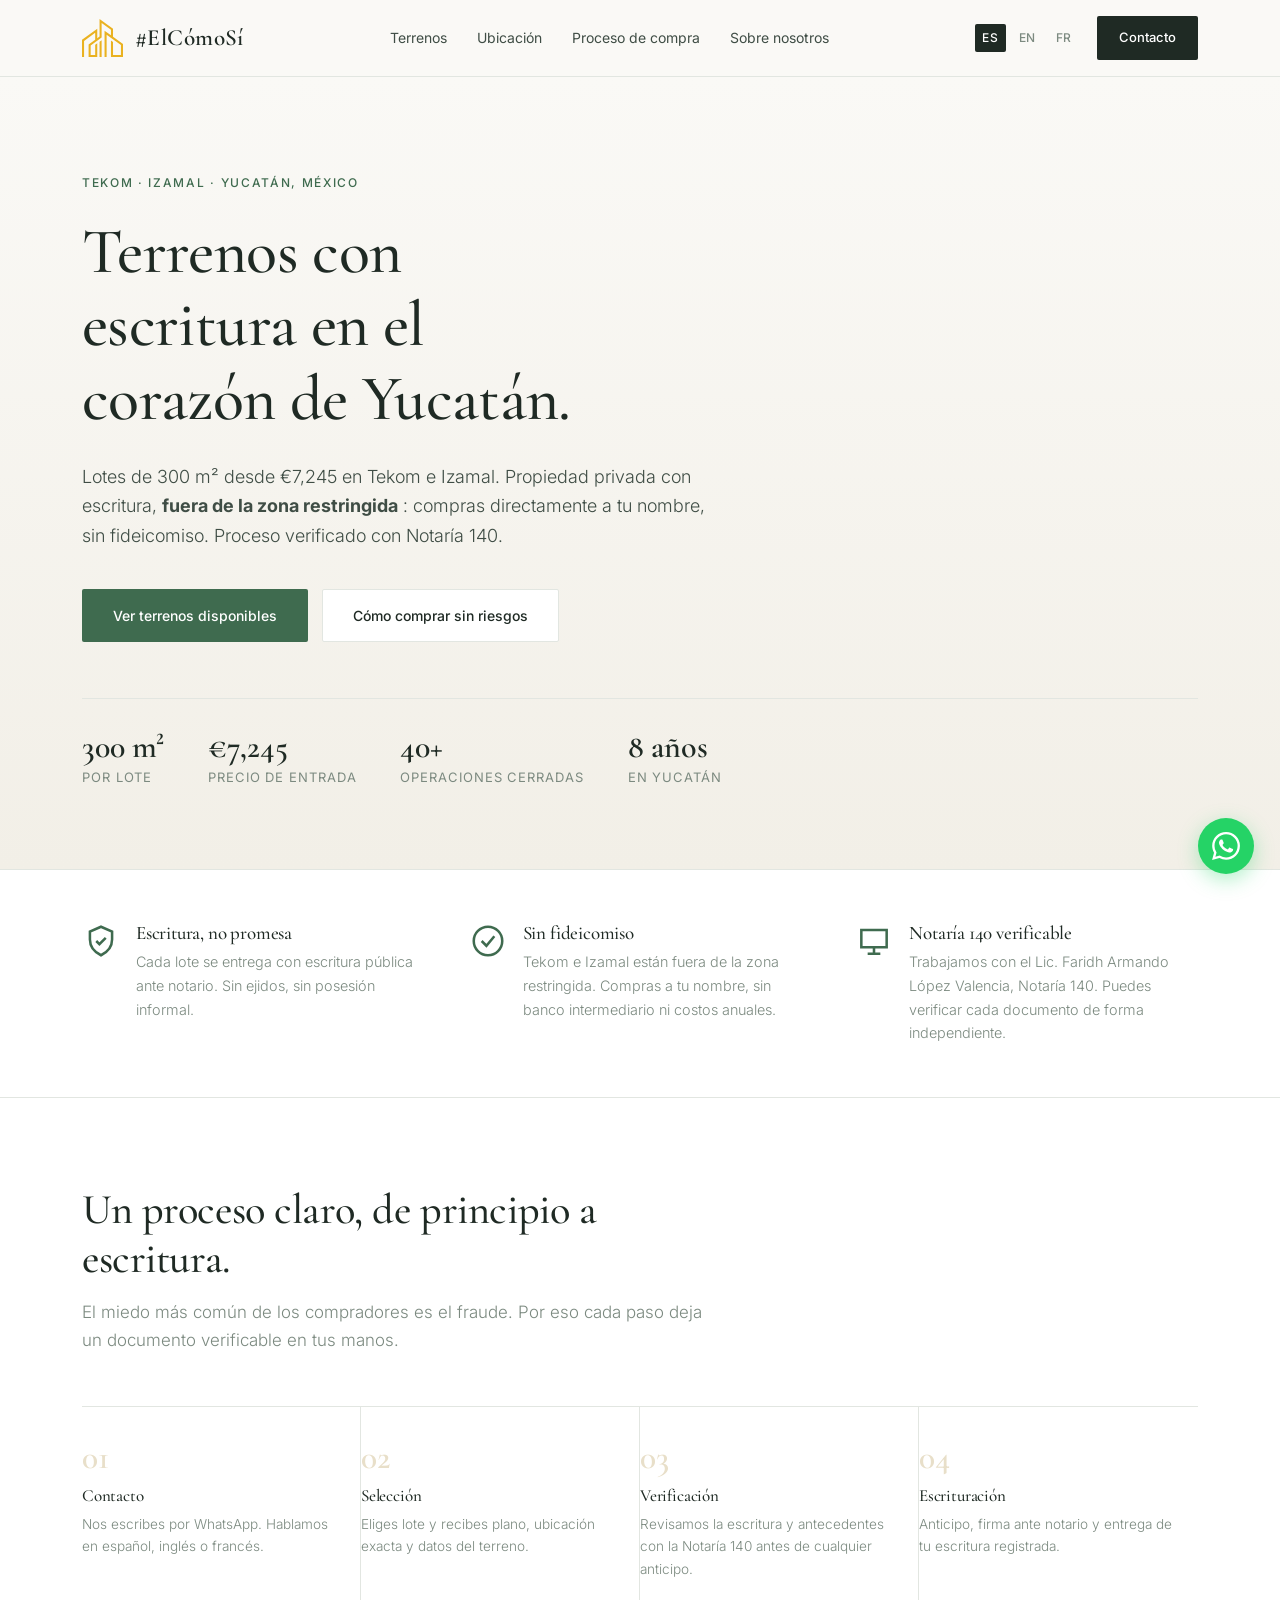
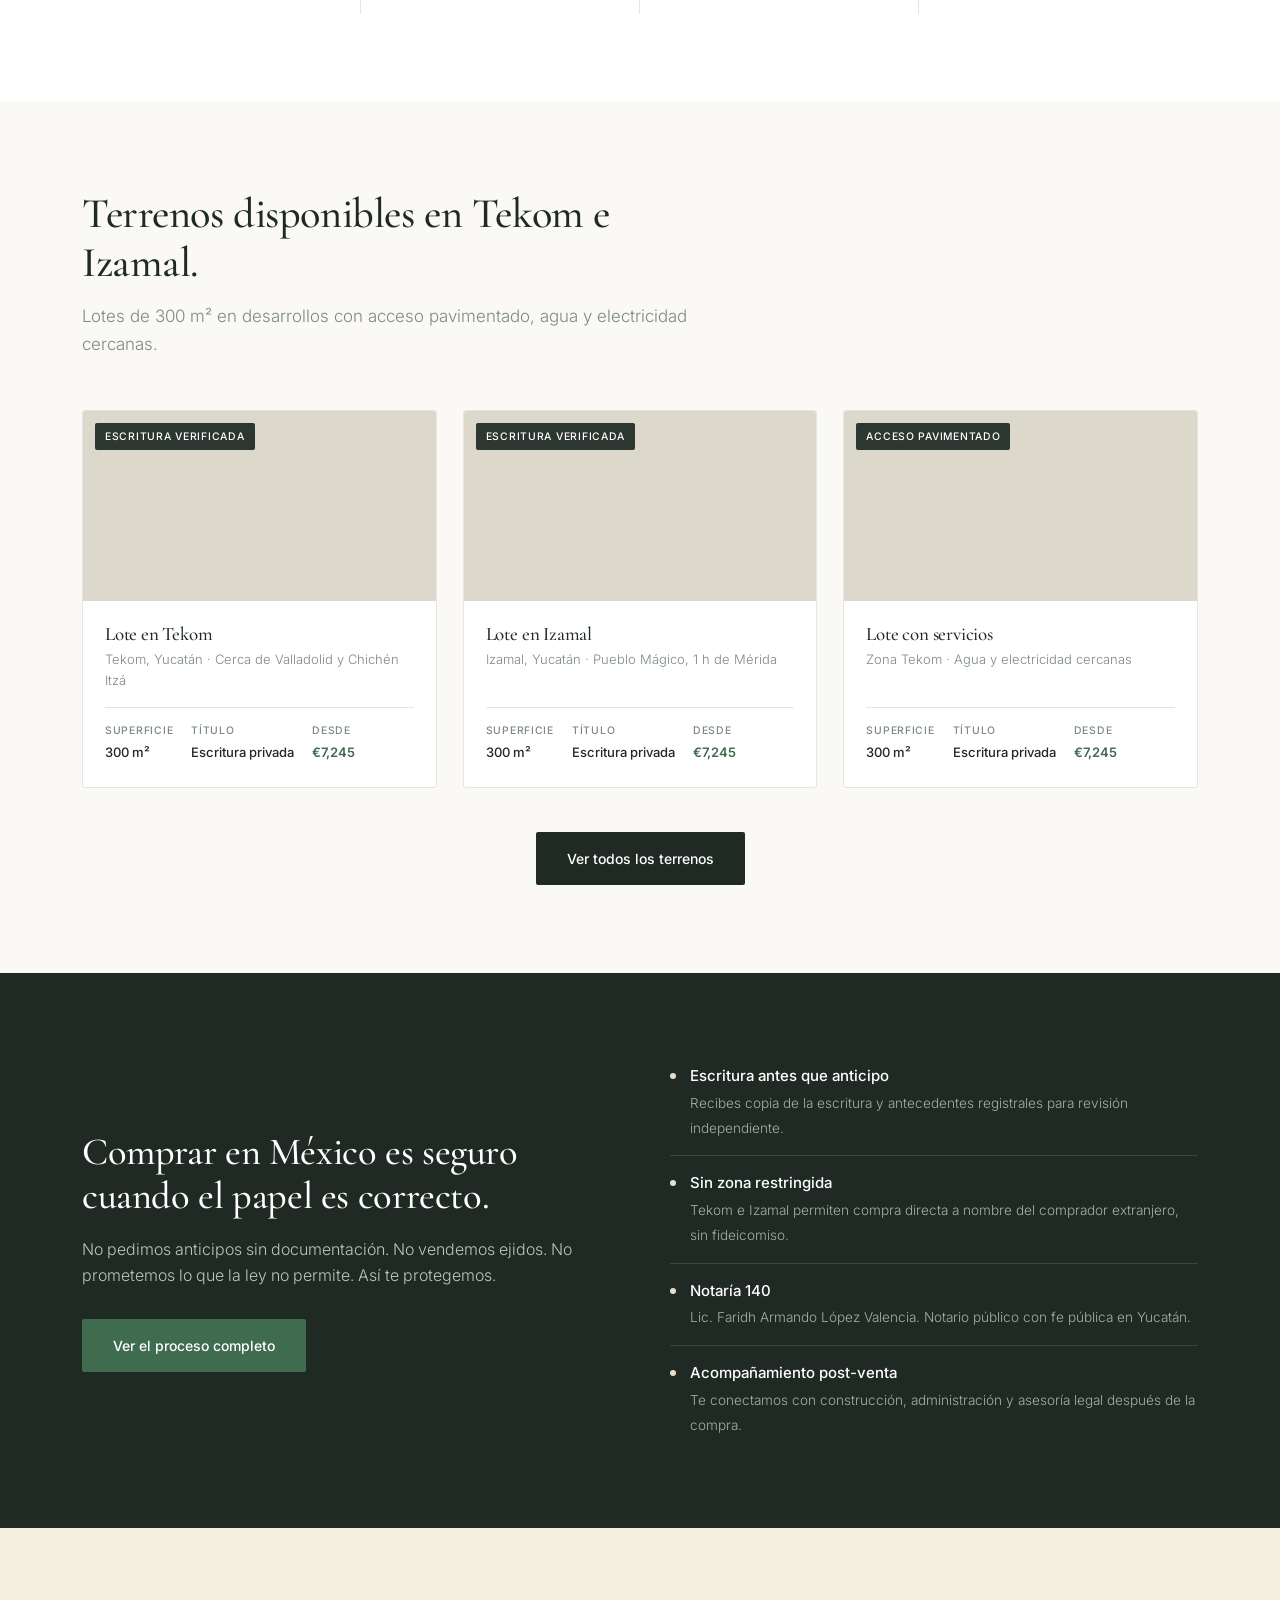
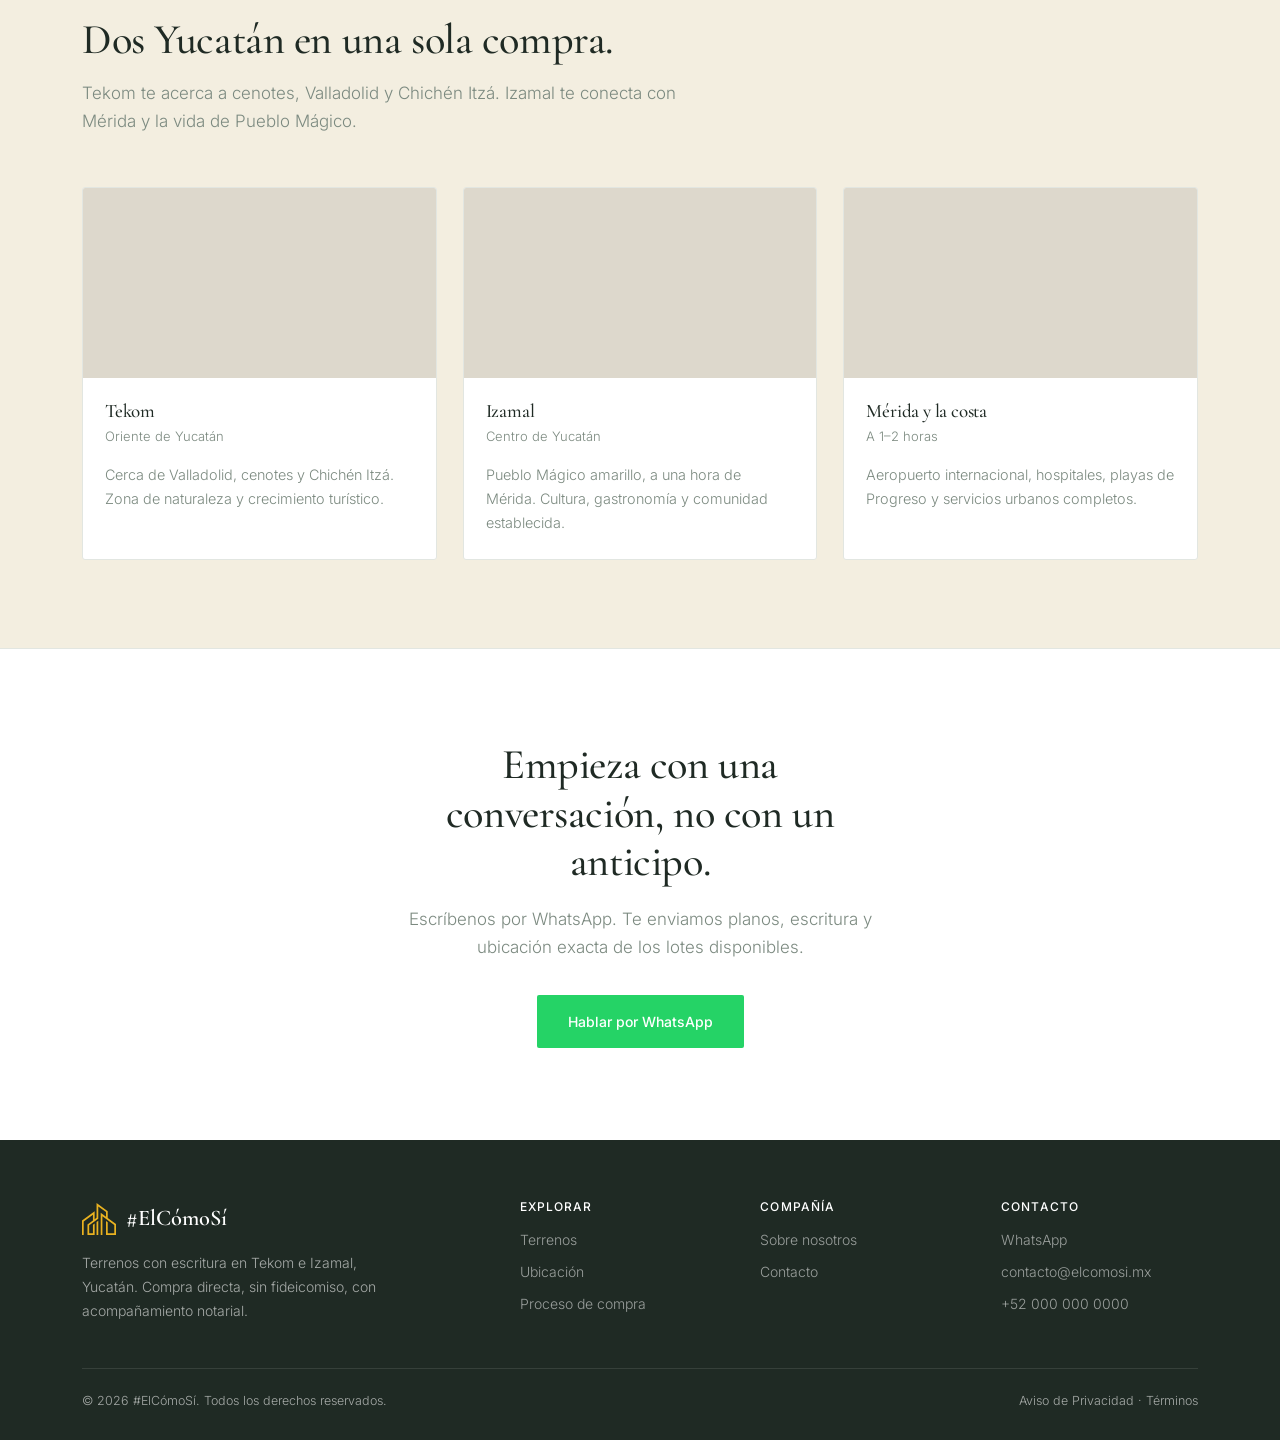
<file: index.html>
<!DOCTYPE html>
<html lang="es">
  <head>
    <meta charset="UTF-8" />
    <meta name="viewport" content="width=device-width, initial-scale=1.0" />
    <title>Terrenos en Yucatán para compradores europeos | #ElCómoSí</title>
    <meta
      name="description"
      content="Terrenos de 300 m² en Tekom e Izamal, Yucatán, desde €7,245. Propiedad privada con escritura, fuera de la zona restringida: sin fideicomiso. Notaría 140. Atención en español, inglés y francés."
    />
    <link rel="canonical" href="https://www.elcomosi.mx/" />
    <link rel="alternate" hreflang="es" href="https://www.elcomosi.mx/" />
    <link rel="alternate" hreflang="en" href="https://www.elcomosi.mx/en/" />
    <link rel="alternate" hreflang="fr" href="https://www.elcomosi.mx/fr/" />
    <link
      rel="alternate"
      hreflang="x-default"
      href="https://www.elcomosi.mx/"
    />
    <meta property="og:type" content="website" />
    <meta
      property="og:title"
      content="Terrenos en Yucatán para compradores europeos | #ElCómoSí"
    />
    <meta
      property="og:description"
      content="Propiedad privada con escritura en Tekom e Izamal, Yucatán. Desde €7,245. Sin fideicomiso. Notaría 140."
    />
    <meta property="og:url" content="https://www.elcomosi.mx/" />
    <meta
      property="og:image"
      content="https://www.elcomosi.mx/assets/img/og-home.jpg"
    />
    <meta property="og:locale" content="es_MX" />
    <meta property="og:locale:alternate" content="en_US" />
    <meta property="og:locale:alternate" content="fr_FR" />
    <link rel="preconnect" href="https://fonts.googleapis.com" />
    <link rel="preconnect" href="https://fonts.gstatic.com" crossorigin />
    <link
      href="https://fonts.googleapis.com/css2?family=Cormorant+Garamond:wght@400;500;600&family=Inter:wght@300;400;500;600&display=swap"
      rel="stylesheet"
    />
    <link rel="stylesheet" href="/assets/css/style.css" />
    <link rel="icon" href="/assets/img/logo.svg" type="image/svg+xml" />
    <script type="application/ld+json">
      {
        "@context": "https://schema.org",
        "@type": "RealEstateAgent",
        "name": "#ElCómoSí",
        "url": "https://www.elcomosi.mx/",
        "logo": "https://www.elcomosi.mx/assets/img/logo.svg",
        "description": "Venta de terrenos con escritura en Tekom e Izamal, Yucatán, para compradores nacionales y europeos.",
        "areaServed": ["Tekom", "Izamal", "Yucatán", "México"],
        "availableLanguage": ["es", "en", "fr"],
        "address": {
          "@type": "PostalAddress",
          "addressLocality": "Tekom",
          "addressRegion": "Yucatán",
          "addressCountry": "MX"
        },
        "telephone": "+52-000-000-0000",
        "email": "contacto@elcomosi.mx"
      }
    </script>
  </head>
  <body>
    <!-- ============ NAV ============ -->
    <header class="site-header">
      <div class="wrap">
        <nav class="main-nav">
          <a href="/" class="brand" aria-label="#ElCómoSí — Inicio">
            <img src="/assets/img/logo.svg" alt="Logotipo de #ElCómoSí" />
            <span class="brand-text">#ElCómoSí</span>
          </a>
          <div class="nav-links">
            <a href="/terrenos.html">Terrenos</a>
            <a href="/ubicacion.html">Ubicación</a>
            <a href="/proceso.html">Proceso de compra</a>
            <a href="/sobre-nosotros.html">Sobre nosotros</a>
          </div>
          <div class="nav-right">
            <div class="lang-switch" aria-label="Idioma">
              <a href="/" class="active">ES</a>
              <a href="/en/">EN</a>
              <a href="/fr/">FR</a>
            </div>
            <a href="/contacto.html" class="nav-cta">Contacto</a>
            <button class="menu-toggle" aria-label="Abrir menú">☰</button>
          </div>
        </nav>
      </div>
    </header>

    <!-- ============ HERO ============ -->
    <section class="hero">
      <div class="wrap">
        <div class="eyebrow">Tekom · Izamal · Yucatán, México</div>
        <h1>Terrenos con escritura en el corazón de Yucatán.</h1>
        <p>
          Lotes de 300 m² desde €7,245 en Tekom e Izamal. Propiedad privada con
          escritura,
          <strong>fuera de la zona restringida</strong>
          : compras directamente a tu nombre, sin fideicomiso. Proceso
          verificado con Notaría 140.
        </p>
        <div class="hero-actions">
          <a href="/terrenos.html" class="btn btn-primary">
            Ver terrenos disponibles
          </a>
          <a href="/proceso.html" class="btn btn-ghost">
            Cómo comprar sin riesgos
          </a>
        </div>
        <div class="hero-facts">
          <div class="hero-fact">
            <strong>300 m²</strong>
            <span>por lote</span>
          </div>
          <div class="hero-fact">
            <strong>€7,245</strong>
            <span>precio de entrada</span>
          </div>
          <div class="hero-fact">
            <strong>40+</strong>
            <span>operaciones cerradas</span>
          </div>
          <div class="hero-fact">
            <strong>8 años</strong>
            <span>en Yucatán</span>
          </div>
        </div>
      </div>
    </section>

    <!-- ============ TRUST BAR ============ -->
    <div class="trust-bar">
      <div class="wrap">
        <div class="trust-grid">
          <div class="trust-item">
            <svg
              class="trust-icon"
              viewBox="0 0 24 24"
              fill="none"
              stroke="currentColor"
              stroke-width="1.6"
            >
              <path d="M12 3l7 3v5c0 4.5-3 8-7 10-4-2-7-5.5-7-10V6l7-3z" />
              <path d="M9 12l2 2 4-4" />
            </svg>
            <div>
              <h3>Escritura, no promesa</h3>
              <p>
                Cada lote se entrega con escritura pública ante notario. Sin
                ejidos, sin posesión informal.
              </p>
            </div>
          </div>
          <div class="trust-item">
            <svg
              class="trust-icon"
              viewBox="0 0 24 24"
              fill="none"
              stroke="currentColor"
              stroke-width="1.6"
            >
              <circle cx="12" cy="12" r="9" />
              <path d="M8 12l3 3 5-6" />
            </svg>
            <div>
              <h3>Sin fideicomiso</h3>
              <p>
                Tekom e Izamal están fuera de la zona restringida. Compras a tu
                nombre, sin banco intermediario ni costos anuales.
              </p>
            </div>
          </div>
          <div class="trust-item">
            <svg
              class="trust-icon"
              viewBox="0 0 24 24"
              fill="none"
              stroke="currentColor"
              stroke-width="1.6"
            >
              <path d="M4 5h16v11H4z" />
              <path d="M8 20h8M12 16v4" />
            </svg>
            <div>
              <h3>Notaría 140 verificable</h3>
              <p>
                Trabajamos con el Lic. Faridh Armando López Valencia, Notaría
                140. Puedes verificar cada documento de forma independiente.
              </p>
            </div>
          </div>
        </div>
      </div>
    </div>

    <!-- ============ PROCESO ============ -->
    <section class="bg-white" id="proceso">
      <div class="wrap">
        <div class="section-head">
          <h2>Un proceso claro, de principio a escritura.</h2>
          <p>
            El miedo más común de los compradores es el fraude. Por eso cada
            paso deja un documento verificable en tus manos.
          </p>
        </div>
        <div class="steps">
          <div class="step">
            <div class="step-num">01</div>
            <h3>Contacto</h3>
            <p>
              Nos escribes por WhatsApp. Hablamos en español, inglés o francés.
            </p>
          </div>
          <div class="step">
            <div class="step-num">02</div>
            <h3>Selección</h3>
            <p>
              Eliges lote y recibes plano, ubicación exacta y datos del terreno.
            </p>
          </div>
          <div class="step">
            <div class="step-num">03</div>
            <h3>Verificación</h3>
            <p>
              Revisamos la escritura y antecedentes con la Notaría 140 antes de
              cualquier anticipo.
            </p>
          </div>
          <div class="step">
            <div class="step-num">04</div>
            <h3>Escrituración</h3>
            <p>
              Anticipo, firma ante notario y entrega de tu escritura registrada.
            </p>
          </div>
        </div>
      </div>
    </section>

    <!-- ============ TERRENOS DESTACADOS ============ -->
    <section id="terrenos">
      <div class="wrap">
        <div class="section-head">
          <h2>Terrenos disponibles en Tekom e Izamal.</h2>
          <p>
            Lotes de 300 m² en desarrollos con acceso pavimentado, agua y
            electricidad cercanas.
          </p>
        </div>
        <div class="card-grid">
          <article class="card">
            <div
              class="card-img"
              style="background-image:url('https://images.unsplash.com/photo-1518638150340-f706e86654de?w=800&q=80');"
            >
              <span class="badge">Escritura verificada</span>
            </div>
            <div class="card-body">
              <h3>Lote en Tekom</h3>
              <div class="card-loc">
                Tekom, Yucatán · Cerca de Valladolid y Chichén Itzá
              </div>
              <div class="card-specs">
                <div>
                  <div class="spec-label">Superficie</div>
                  <div class="spec-val">300 m²</div>
                </div>
                <div>
                  <div class="spec-label">Título</div>
                  <div class="spec-val">Escritura privada</div>
                </div>
                <div>
                  <div class="spec-label">Desde</div>
                  <div class="spec-val price-tag">€7,245</div>
                </div>
              </div>
            </div>
          </article>
          <article class="card">
            <div
              class="card-img"
              style="background-image:url('https://images.unsplash.com/photo-1512813195386-6cf811ad3542?w=800&q=80');"
            >
              <span class="badge">Escritura verificada</span>
            </div>
            <div class="card-body">
              <h3>Lote en Izamal</h3>
              <div class="card-loc">
                Izamal, Yucatán · Pueblo Mágico, 1 h de Mérida
              </div>
              <div class="card-specs">
                <div>
                  <div class="spec-label">Superficie</div>
                  <div class="spec-val">300 m²</div>
                </div>
                <div>
                  <div class="spec-label">Título</div>
                  <div class="spec-val">Escritura privada</div>
                </div>
                <div>
                  <div class="spec-label">Desde</div>
                  <div class="spec-val price-tag">€7,245</div>
                </div>
              </div>
            </div>
          </article>
          <article class="card">
            <div
              class="card-img"
              style="background-image:url('https://images.unsplash.com/photo-1502082553048-f009c37129b9?w=800&q=80');"
            >
              <span class="badge">Acceso pavimentado</span>
            </div>
            <div class="card-body">
              <h3>Lote con servicios</h3>
              <div class="card-loc">
                Zona Tekom · Agua y electricidad cercanas
              </div>
              <div class="card-specs">
                <div>
                  <div class="spec-label">Superficie</div>
                  <div class="spec-val">300 m²</div>
                </div>
                <div>
                  <div class="spec-label">Título</div>
                  <div class="spec-val">Escritura privada</div>
                </div>
                <div>
                  <div class="spec-label">Desde</div>
                  <div class="spec-val price-tag">€7,245</div>
                </div>
              </div>
            </div>
          </article>
        </div>
        <div style="text-align:center;margin-top:44px;">
          <a href="/terrenos.html" class="btn btn-dark">
            Ver todos los terrenos
          </a>
        </div>
      </div>
    </section>

    <!-- ============ ANTI-FRAUDE ============ -->
    <div class="band-dark" id="legal">
      <div class="wrap">
        <div class="band-grid">
          <div>
            <h2>Comprar en México es seguro cuando el papel es correcto.</h2>
            <p>
              No pedimos anticipos sin documentación. No vendemos ejidos. No
              prometemos lo que la ley no permite. Así te protegemos.
            </p>
            <a href="/proceso.html" class="btn btn-primary">
              Ver el proceso completo
            </a>
          </div>
          <ul class="check-list">
            <li>
              <div class="dot"></div>
              <div>
                <strong>Escritura antes que anticipo</strong>
                <span>
                  Recibes copia de la escritura y antecedentes registrales para
                  revisión independiente.
                </span>
              </div>
            </li>
            <li>
              <div class="dot"></div>
              <div>
                <strong>Sin zona restringida</strong>
                <span>
                  Tekom e Izamal permiten compra directa a nombre del comprador
                  extranjero, sin fideicomiso.
                </span>
              </div>
            </li>
            <li>
              <div class="dot"></div>
              <div>
                <strong>Notaría 140</strong>
                <span>
                  Lic. Faridh Armando López Valencia. Notario público con fe
                  pública en Yucatán.
                </span>
              </div>
            </li>
            <li>
              <div class="dot"></div>
              <div>
                <strong>Acompañamiento post-venta</strong>
                <span>
                  Te conectamos con construcción, administración y asesoría
                  legal después de la compra.
                </span>
              </div>
            </li>
          </ul>
        </div>
      </div>
    </div>

    <!-- ============ UBICACIÓN ============ -->
    <section class="bg-sand" id="ubicacion">
      <div class="wrap">
        <div class="section-head">
          <h2>Dos Yucatán en una sola compra.</h2>
          <p>
            Tekom te acerca a cenotes, Valladolid y Chichén Itzá. Izamal te
            conecta con Mérida y la vida de Pueblo Mágico.
          </p>
        </div>
        <div class="card-grid">
          <article class="card">
            <div
              class="card-img"
              style="background-image:url('https://images.unsplash.com/photo-1512813195386-6cf811ad3542?w=800&q=80');"
            ></div>
            <div class="card-body">
              <h3>Tekom</h3>
              <div class="card-loc">Oriente de Yucatán</div>
              <p style="font-size:0.9rem;color:var(--muted);font-weight:300;">
                Cerca de Valladolid, cenotes y Chichén Itzá. Zona de naturaleza
                y crecimiento turístico.
              </p>
            </div>
          </article>
          <article class="card">
            <div
              class="card-img"
              style="background-image:url('https://images.unsplash.com/photo-1518638150340-f706e86654de?w=800&q=80');"
            ></div>
            <div class="card-body">
              <h3>Izamal</h3>
              <div class="card-loc">Centro de Yucatán</div>
              <p style="font-size:0.9rem;color:var(--muted);font-weight:300;">
                Pueblo Mágico amarillo, a una hora de Mérida. Cultura,
                gastronomía y comunidad establecida.
              </p>
            </div>
          </article>
          <article class="card">
            <div
              class="card-img"
              style="background-image:url('https://images.unsplash.com/photo-1500382017468-9049fed747ef?w=800&q=80');"
            ></div>
            <div class="card-body">
              <h3>Mérida y la costa</h3>
              <div class="card-loc">A 1–2 horas</div>
              <p style="font-size:0.9rem;color:var(--muted);font-weight:300;">
                Aeropuerto internacional, hospitales, playas de Progreso y
                servicios urbanos completos.
              </p>
            </div>
          </article>
        </div>
      </div>
    </section>

    <!-- ============ CTA ============ -->
    <section class="cta">
      <div class="wrap">
        <h2>Empieza con una conversación, no con un anticipo.</h2>
        <p>
          Escríbenos por WhatsApp. Te enviamos planos, escritura y ubicación
          exacta de los lotes disponibles.
        </p>
        <a
          href="https://wa.me/520000000000?text=Hola%2C%20me%20interesan%20los%20terrenos%20en%20Yucat%C3%A1n"
          class="btn btn-wa"
        >
          Hablar por WhatsApp
        </a>
      </div>
    </section>

    <!-- ============ FOOTER ============ -->
    <footer class="site-footer">
      <div class="wrap">
        <div class="footer-grid">
          <div>
            <div class="footer-brand">
              <img src="/assets/img/logo.svg" alt="#ElCómoSí" />
              <span>#ElCómoSí</span>
            </div>
            <p style="max-width:34ch;font-weight:300;line-height:1.7;">
              Terrenos con escritura en Tekom e Izamal, Yucatán. Compra directa,
              sin fideicomiso, con acompañamiento notarial.
            </p>
          </div>
          <div class="footer-col">
            <h4>Explorar</h4>
            <a href="/terrenos.html">Terrenos</a>
            <a href="/ubicacion.html">Ubicación</a>
            <a href="/proceso.html">Proceso de compra</a>
          </div>
          <div class="footer-col">
            <h4>Compañía</h4>
            <a href="/sobre-nosotros.html">Sobre nosotros</a>
            <a href="/contacto.html">Contacto</a>
          </div>
          <div class="footer-col">
            <h4>Contacto</h4>
            <a href="https://wa.me/520000000000">WhatsApp</a>
            <a href="mailto:contacto@elcomosi.mx">contacto@elcomosi.mx</a>
            <a href="tel:+520000000000">+52 000 000 0000</a>
          </div>
        </div>
        <div class="footer-bottom">
          <span>
            ©
            <span data-year>2026</span>
            #ElCómoSí. Todos los derechos reservados.
          </span>
          <span>Aviso de Privacidad · Términos</span>
        </div>
      </div>
    </footer>

    <a
      href="https://wa.me/520000000000?text=Hola%2C%20me%20interesan%20los%20terrenos%20en%20Yucat%C3%A1n"
      class="whatsapp"
      aria-label="WhatsApp"
    >
      <svg viewBox="0 0 24 24">
        <path
          d="M17.472 14.382c-.297-.149-1.758-.867-2.03-.967-.273-.099-.471-.148-.67.15-.197.297-.767.966-.94 1.164-.173.199-.347.223-.644.075-.297-.15-1.255-.463-2.39-1.475-.883-.788-1.48-1.761-1.653-2.059-.173-.297-.018-.458.13-.606.134-.133.298-.347.446-.52.149-.174.198-.298.298-.497.099-.198.05-.371-.025-.52-.075-.149-.669-1.612-.916-2.207-.242-.579-.487-.5-.669-.51-.173-.008-.371-.01-.57-.01-.198 0-.52.074-.792.372-.272.297-1.04 1.016-1.04 2.479 0 1.462 1.065 2.875 1.213 3.074.149.198 2.096 3.2 5.077 4.487.709.306 1.262.489 1.694.625.712.227 1.36.195 1.871.118.571-.085 1.758-.719 2.006-1.413.248-.694.248-1.289.173-1.413-.074-.124-.272-.198-.57-.347m-5.421 7.403h-.004a9.87 9.87 0 01-5.031-1.378l-.361-.214-3.741.982.998-3.648-.235-.374a9.86 9.86 0 01-1.51-5.26c.001-5.45 4.436-9.884 9.888-9.884 2.64 0 5.122 1.03 6.988 2.898a9.825 9.825 0 012.893 6.994c-.003 5.45-4.437 9.884-9.885 9.884m8.413-18.297A11.815 11.815 0 0012.05 0C5.495 0 .16 5.335.157 11.892c0 2.096.547 4.142 1.588 5.945L.057 24l6.305-1.654a11.882 11.882 0 005.683 1.448h.005c6.554 0 11.89-5.335 11.893-11.893a11.821 11.821 0 00-3.48-8.413Z"
        />
      </svg>
    </a>

    <script src="/assets/js/main.js"></script>
  </body>
</html>
</file>
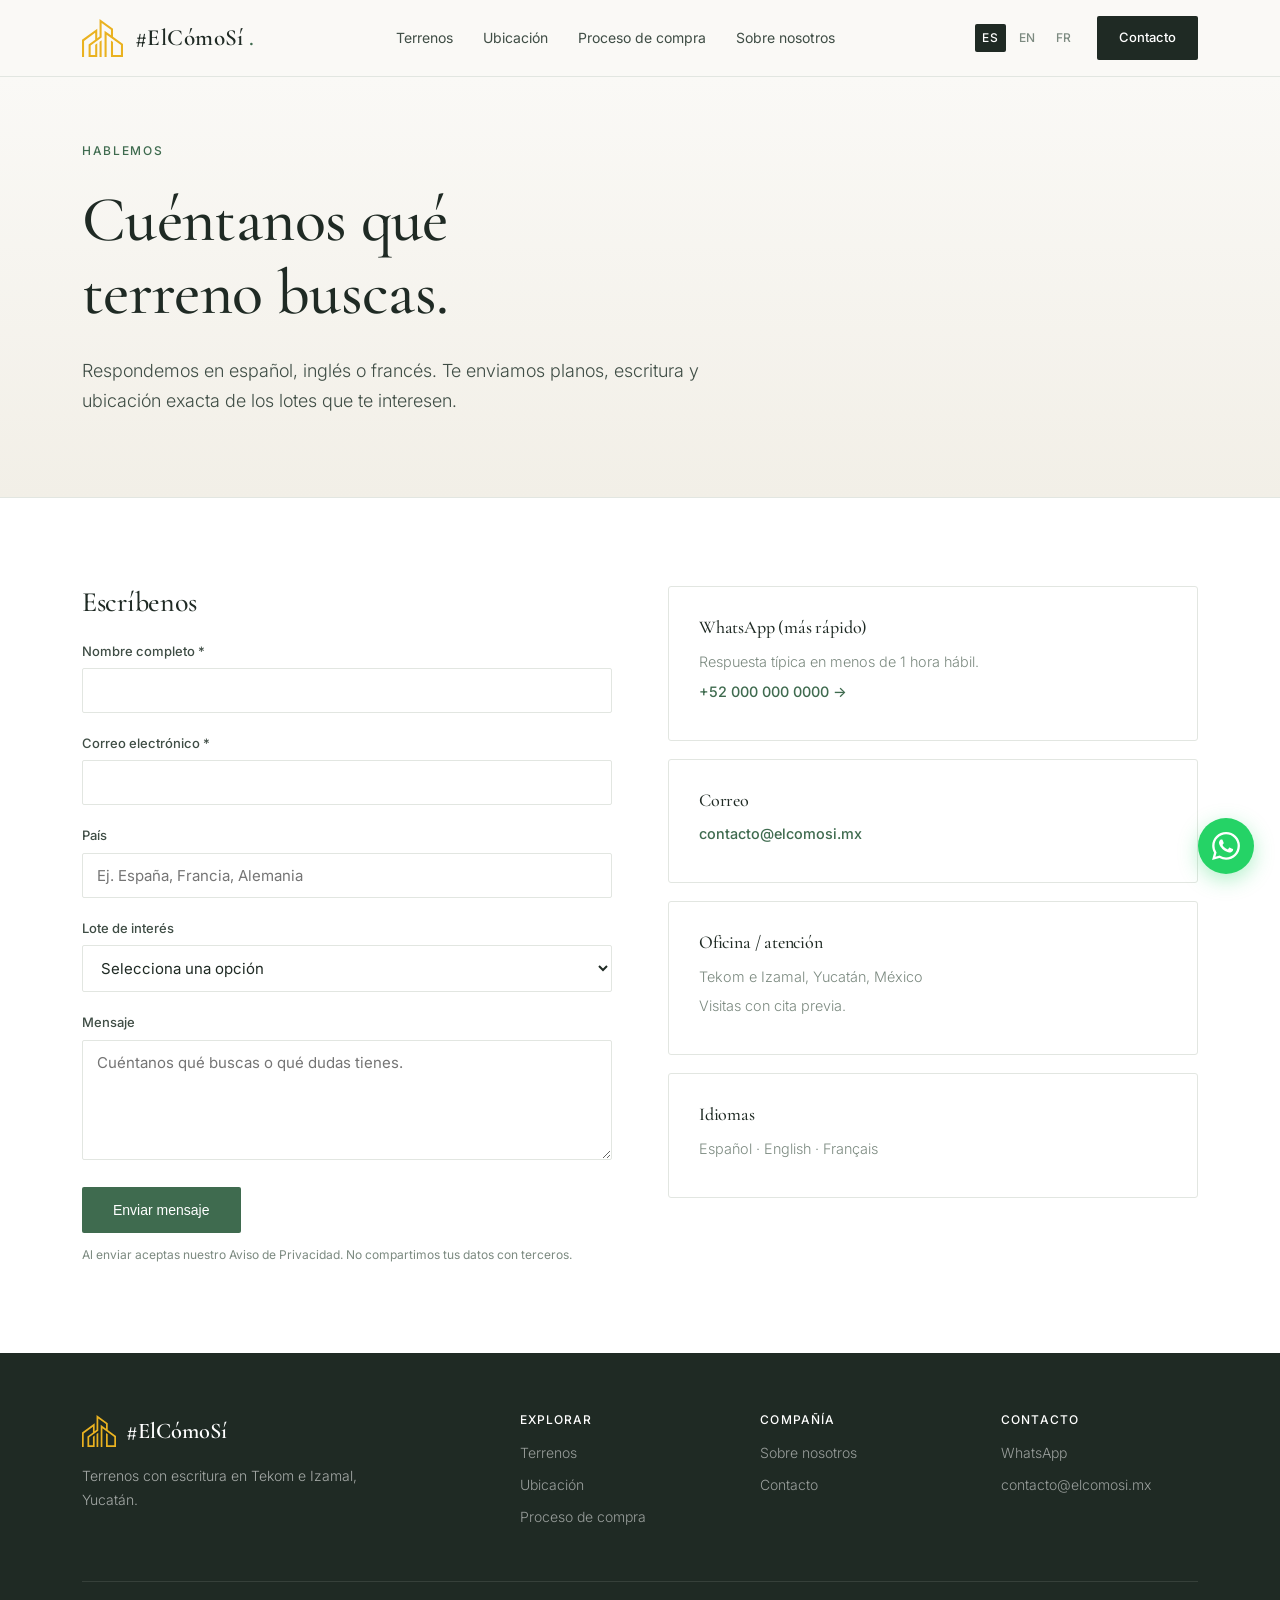
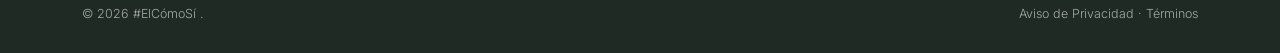
<file: contacto.html>
<!DOCTYPE html>
<html lang="es">
  <head>
    <meta charset="UTF-8" />
    <meta name="viewport" content="width=device-width, initial-scale=1.0" />
    <title>Contacto: terrenos en Yucatán | #ElCómoSí</title>
    <meta
      name="description"
      content="Contáctanos por WhatsApp o correo para recibir información, planos y escritura de los terrenos disponibles en Tekom e Izamal, Yucatán."
    />
    <link rel="canonical" href="https://www.elcomosi.mx/contacto.html" />
    <link
      rel="alternate"
      hreflang="es"
      href="https://www.elcomosi.mx/contacto.html"
    />
    <link
      rel="alternate"
      hreflang="en"
      href="https://www.elcomosi.mx/en/contact.html"
    />
    <link
      rel="alternate"
      hreflang="fr"
      href="https://www.elcomosi.mx/fr/contact.html"
    />
    <link
      href="https://fonts.googleapis.com/css2?family=Cormorant+Garamond:wght@400;500;600&family=Inter:wght@300;400;500;600&display=swap"
      rel="stylesheet"
    />
    <link rel="stylesheet" href="/assets/css/style.css" />
    <link rel="icon" href="/assets/img/logo.svg" type="image/svg+xml" />
  </head>
  <body>
    <header class="site-header">
      <div class="wrap">
        <nav class="main-nav">
          <a href="/" class="brand">
            <img
              src="/assets/img/logo.svg"
              alt="#ElCómoSí
      "
            />
            <span class="brand-text">
              #ElCómoSí

              <span>.</span>
            </span>
          </a>
          <div class="nav-links">
            <a href="/terrenos.html">Terrenos</a>
            <a href="/ubicacion.html">Ubicación</a>
            <a href="/proceso.html">Proceso de compra</a>
            <a href="/sobre-nosotros.html">Sobre nosotros</a>
          </div>
          <div class="nav-right">
            <div class="lang-switch">
              <a href="/" class="active">ES</a>
              <a href="/en/">EN</a>
              <a href="/fr/">FR</a>
            </div>
            <a href="/contacto.html" class="nav-cta">Contacto</a>
            <button class="menu-toggle" aria-label="Abrir menú">☰</button>
          </div>
        </nav>
      </div>
    </header>

    <section class="hero" style="padding:64px 0 44px;">
      <div class="wrap">
        <div class="eyebrow">Hablemos</div>
        <h1>Cuéntanos qué terreno buscas.</h1>
        <p>
          Respondemos en español, inglés o francés. Te enviamos planos,
          escritura y ubicación exacta de los lotes que te interesen.
        </p>
      </div>
    </section>

    <section class="bg-white">
      <div class="wrap">
        <div class="contact-grid">
          <div>
            <h2 style="font-size:1.75rem;margin-bottom:22px;">Escríbenos</h2>
            <form
              action="https://formspree.io/f/REPLACE_WITH_YOUR_ID"
              method="POST"
            >
              <div class="form-field">
                <label for="nombre">Nombre completo *</label>
                <input type="text" id="nombre" name="nombre" required />
              </div>
              <div class="form-field">
                <label for="email">Correo electrónico *</label>
                <input type="email" id="email" name="email" required />
              </div>
              <div class="form-field">
                <label for="pais">País</label>
                <input
                  type="text"
                  id="pais"
                  name="pais"
                  placeholder="Ej. España, Francia, Alemania"
                />
              </div>
              <div class="form-field">
                <label for="interes">Lote de interés</label>
                <select id="interes" name="interes">
                  <option value="">Selecciona una opción</option>
                  <option>Tekom — lote de 300 m²</option>
                  <option>Izamal — lote de 300 m²</option>
                  <option>Ambos</option>
                  <option>Aún no lo sé</option>
                </select>
              </div>
              <div class="form-field">
                <label for="mensaje">Mensaje</label>
                <textarea
                  id="mensaje"
                  name="mensaje"
                  placeholder="Cuéntanos qué buscas o qué dudas tienes."
                ></textarea>
              </div>
              <button type="submit" class="btn btn-primary">
                Enviar mensaje
              </button>
              <p style="font-size:0.75rem;color:var(--muted);margin-top:12px;">
                Al enviar aceptas nuestro Aviso de Privacidad. No compartimos
                tus datos con terceros.
              </p>
            </form>
          </div>
          <div>
            <div class="contact-card">
              <h3>WhatsApp (más rápido)</h3>
              <p>Respuesta típica en menos de 1 hora hábil.</p>
              <p>
                <a
                  href="https://wa.me/520000000000?text=Hola%2C%20me%20interesan%20los%20terrenos"
                >
                  +52 000 000 0000 →
                </a>
              </p>
            </div>
            <div class="contact-card">
              <h3>Correo</h3>
              <p>
                <a href="mailto:contacto@elcomosi.mx">contacto@elcomosi.mx</a>
              </p>
            </div>
            <div class="contact-card">
              <h3>Oficina / atención</h3>
              <p>Tekom e Izamal, Yucatán, México</p>
              <p>Visitas con cita previa.</p>
            </div>
            <div class="contact-card">
              <h3>Idiomas</h3>
              <p>Español · English · Français</p>
            </div>
          </div>
        </div>
      </div>
    </section>

    <footer class="site-footer">
      <div class="wrap">
        <div class="footer-grid">
          <div>
            <div class="footer-brand">
              <img
                src="/assets/img/logo.svg"
                alt="#ElCómoSí
        "
              />
              <span>#ElCómoSí</span>
            </div>
            <p style="max-width:34ch;font-weight:300;line-height:1.7;">
              Terrenos con escritura en Tekom e Izamal, Yucatán.
            </p>
          </div>
          <div class="footer-col">
            <h4>Explorar</h4>
            <a href="/terrenos.html">Terrenos</a>
            <a href="/ubicacion.html">Ubicación</a>
            <a href="/proceso.html">Proceso de compra</a>
          </div>
          <div class="footer-col">
            <h4>Compañía</h4>
            <a href="/sobre-nosotros.html">Sobre nosotros</a>
            <a href="/contacto.html">Contacto</a>
          </div>
          <div class="footer-col">
            <h4>Contacto</h4>
            <a href="https://wa.me/520000000000">WhatsApp</a>
            <a href="mailto:contacto@elcomosi.mx">contacto@elcomosi.mx</a>
          </div>
        </div>
        <div class="footer-bottom">
          <span>
            ©
            <span data-year>2026</span>
            #ElCómoSí .
          </span>
          <span>Aviso de Privacidad · Términos</span>
        </div>
      </div>
    </footer>
    <a href="https://wa.me/520000000000" class="whatsapp" aria-label="WhatsApp">
      <svg viewBox="0 0 24 24">
        <path
          d="M17.472 14.382c-.297-.149-1.758-.867-2.03-.967-.273-.099-.471-.148-.67.15-.197.297-.767.966-.94 1.164-.173.199-.347.223-.644.075-.297-.15-1.255-.463-2.39-1.475-.883-.788-1.48-1.761-1.653-2.059-.173-.297-.018-.458.13-.606.134-.133.298-.347.446-.52.149-.174.198-.298.298-.497.099-.198.05-.371-.025-.52-.075-.149-.669-1.612-.916-2.207-.242-.579-.487-.5-.669-.51-.173-.008-.371-.01-.57-.01-.198 0-.52.074-.792.372-.272.297-1.04 1.016-1.04 2.479 0 1.462 1.065 2.875 1.213 3.074.149.198 2.096 3.2 5.077 4.487.709.306 1.262.489 1.694.625.712.227 1.36.195 1.871.118.571-.085 1.758-.719 2.006-1.413.248-.694.248-1.289.173-1.413-.074-.124-.272-.198-.57-.347m-5.421 7.403h-.004a9.87 9.87 0 01-5.031-1.378l-.361-.214-3.741.982.998-3.648-.235-.374a9.86 9.86 0 01-1.51-5.26c.001-5.45 4.436-9.884 9.888-9.884 2.64 0 5.122 1.03 6.988 2.898a9.825 9.825 0 012.893 6.994c-.003 5.45-4.437 9.884-9.885 9.884m8.413-18.297A11.815 11.815 0 0012.05 0C5.495 0 .16 5.335.157 11.892c0 2.096.547 4.142 1.588 5.945L.057 24l6.305-1.654a11.882 11.882 0 005.683 1.448h.005c6.554 0 11.89-5.335 11.893-11.893a11.821 11.821 0 00-3.48-8.413Z"
        />
      </svg>
    </a>
    <script src="/assets/js/main.js"></script>
  </body>
</html>
</file>
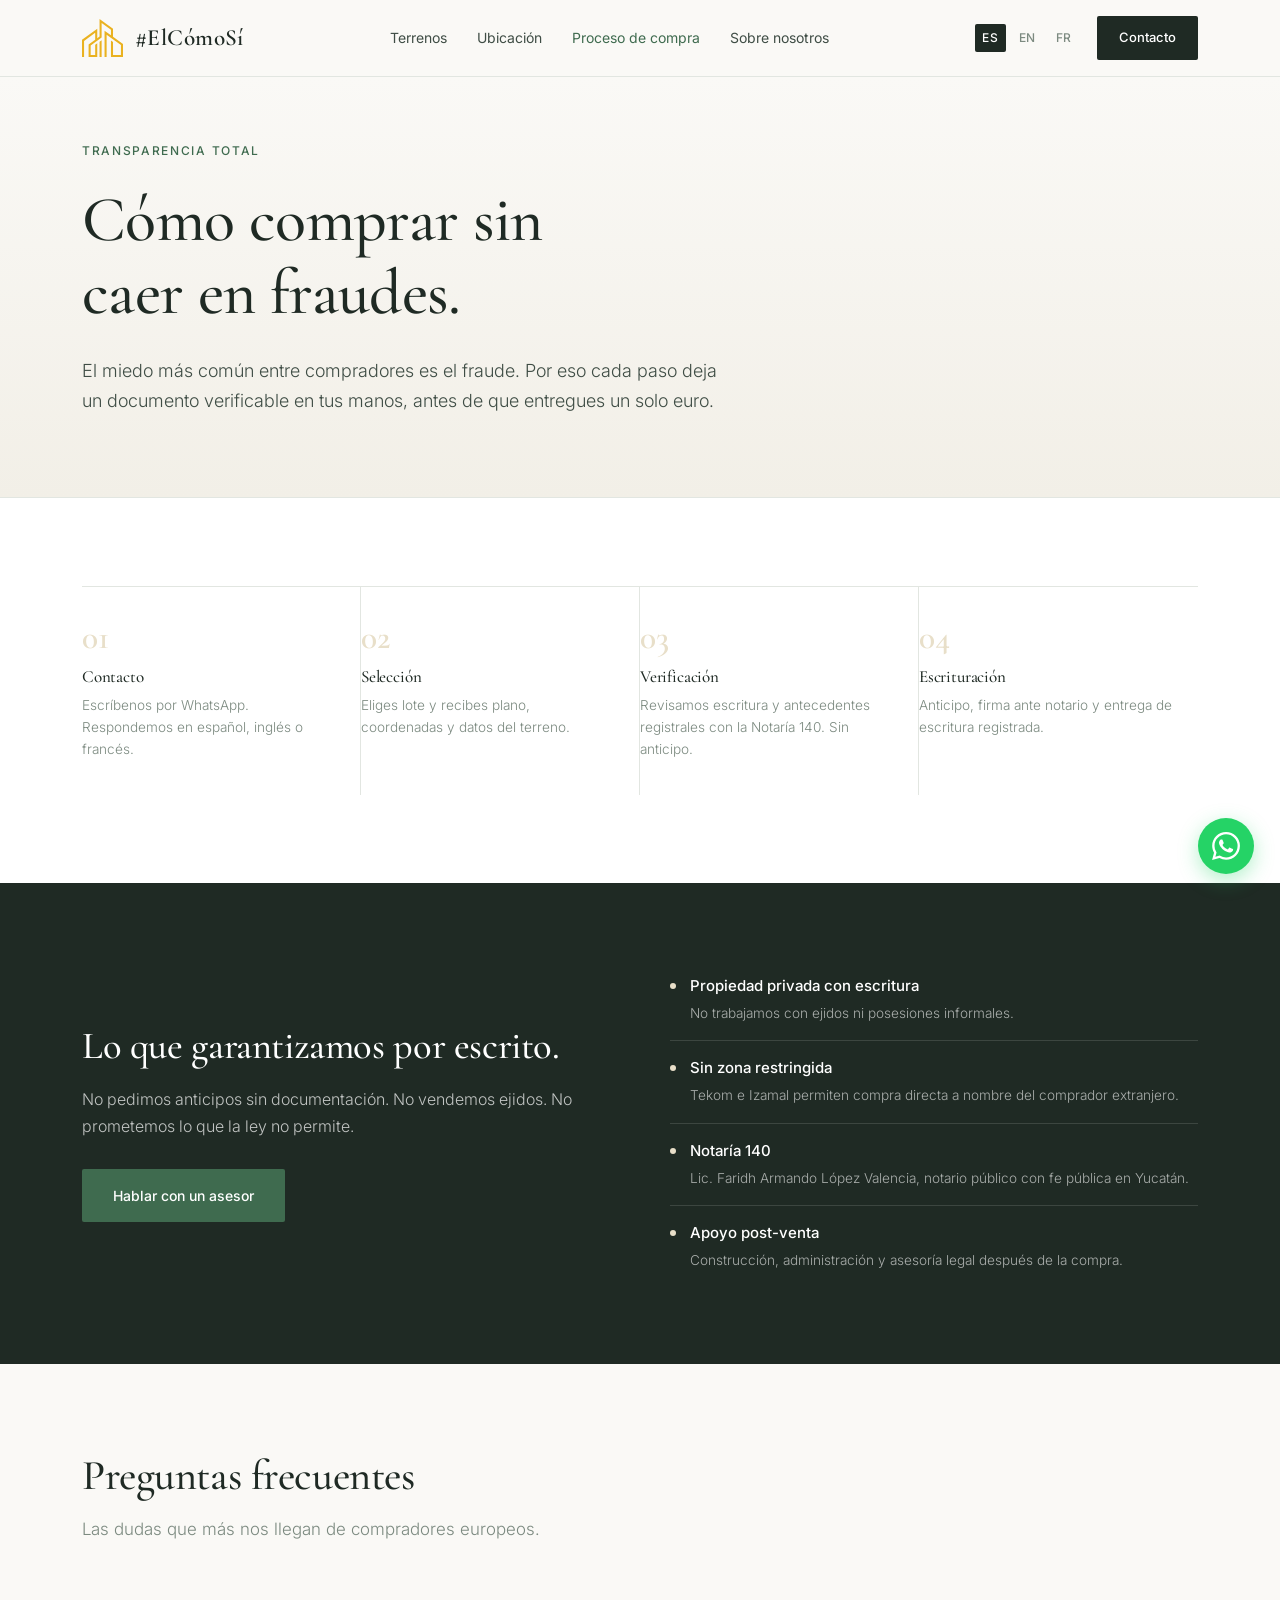
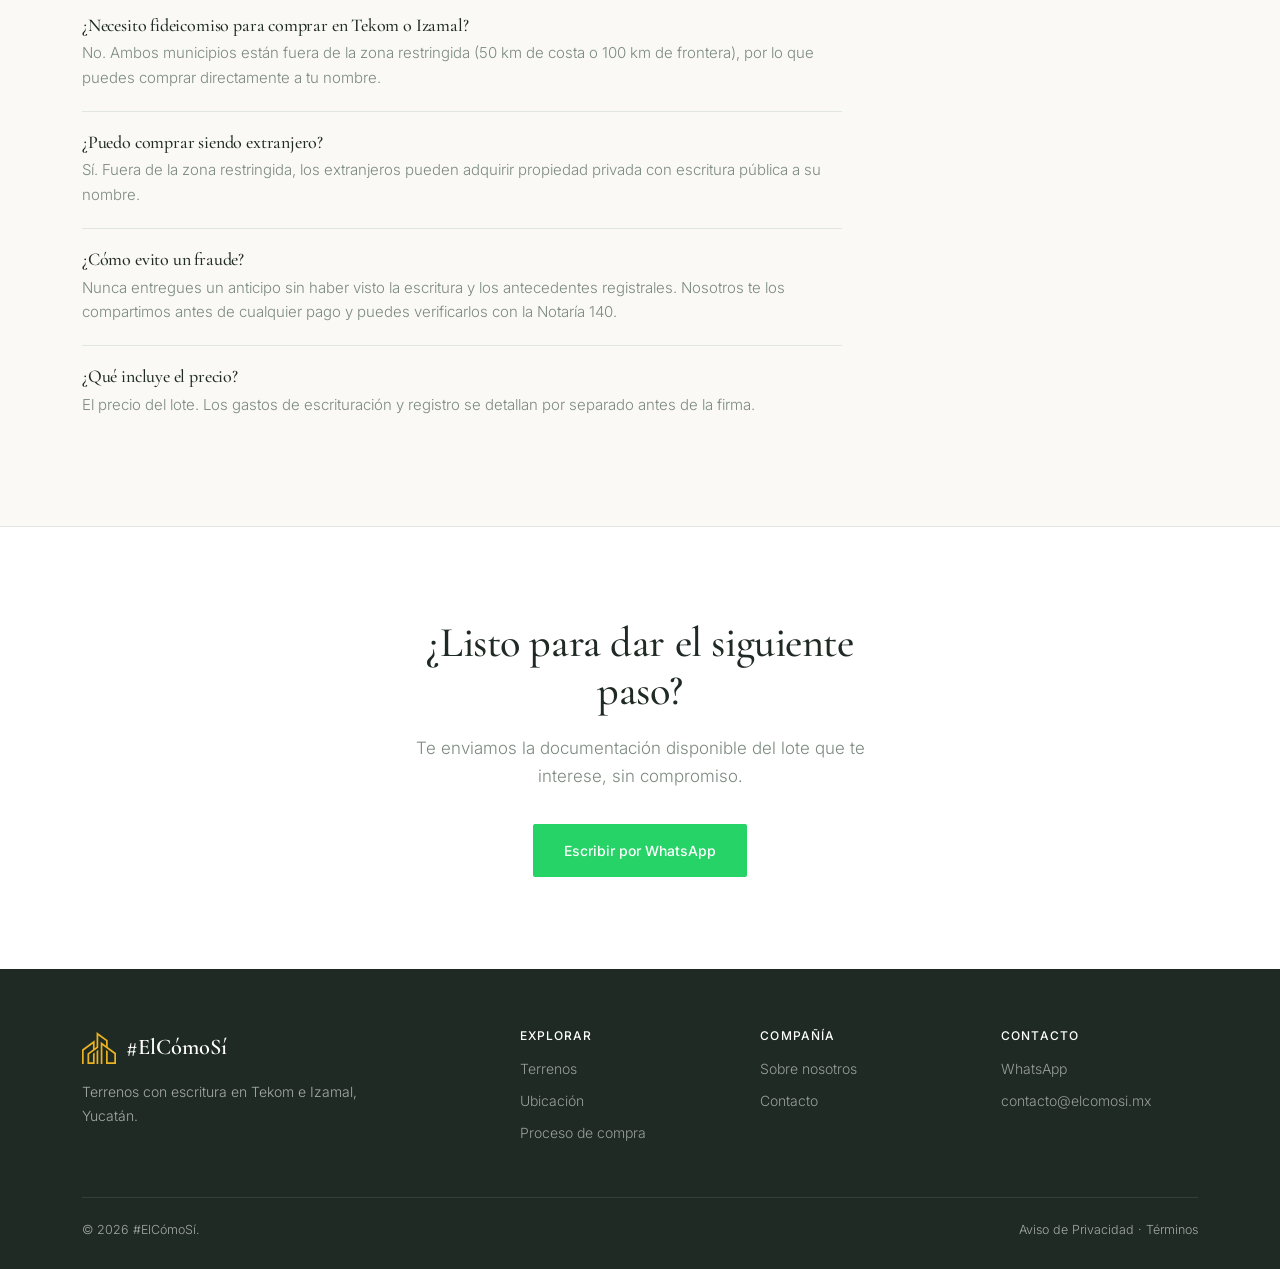
<file: proceso.html>
<!DOCTYPE html>
<html lang="es">
  <head>
    <meta charset="UTF-8" />
    <meta name="viewport" content="width=device-width, initial-scale=1.0" />
    <title>
      Proceso de compra de terrenos en Yucatán, sin fraudes | #ElCómoSí
    </title>
    <meta
      name="description"
      content="Cómo comprar un terreno en Yucatán de forma segura: escritura, verificación con Notaría 140, sin ejidos y sin fideicomiso. Proceso paso a paso."
    />
    <link rel="canonical" href="https://www.elcomosi.mx/proceso.html" />
    <link
      rel="alternate"
      hreflang="es"
      href="https://www.elcomosi.mx/proceso.html"
    />
    <link
      rel="alternate"
      hreflang="en"
      href="https://www.elcomosi.mx/en/process.html"
    />
    <link
      rel="alternate"
      hreflang="fr"
      href="https://www.elcomosi.mx/fr/processus.html"
    />
    <link
      href="https://fonts.googleapis.com/css2?family=Cormorant+Garamond:wght@400;500;600&family=Inter:wght@300;400;500;600&display=swap"
      rel="stylesheet"
    />
    <link rel="stylesheet" href="/assets/css/style.css" />
    <link rel="icon" href="/assets/img/logo.svg" type="image/svg+xml" />
  </head>
  <body>
    <header class="site-header">
      <div class="wrap">
        <nav class="main-nav">
          <a href="/" class="brand">
            <img src="/assets/img/logo.svg" alt="#ElCómoSí" />
            <span class="brand-text">#ElCómoSí</span>
          </a>
          <div class="nav-links">
            <a href="/terrenos.html">Terrenos</a>
            <a href="/ubicacion.html">Ubicación</a>
            <a href="/proceso.html" class="active">Proceso de compra</a>
            <a href="/sobre-nosotros.html">Sobre nosotros</a>
          </div>
          <div class="nav-right">
            <div class="lang-switch">
              <a href="/" class="active">ES</a>
              <a href="/en/">EN</a>
              <a href="/fr/">FR</a>
            </div>
            <a href="/contacto.html" class="nav-cta">Contacto</a>
            <button class="menu-toggle" aria-label="Abrir menú">☰</button>
          </div>
        </nav>
      </div>
    </header>

    <section class="hero" style="padding:64px 0 44px;">
      <div class="wrap">
        <div class="eyebrow">Transparencia total</div>
        <h1>Cómo comprar sin caer en fraudes.</h1>
        <p>
          El miedo más común entre compradores es el fraude. Por eso cada paso
          deja un documento verificable en tus manos, antes de que entregues un
          solo euro.
        </p>
      </div>
    </section>

    <section class="bg-white">
      <div class="wrap">
        <div class="steps">
          <div class="step">
            <div class="step-num">01</div>
            <h3>Contacto</h3>
            <p>
              Escríbenos por WhatsApp. Respondemos en español, inglés o francés.
            </p>
          </div>
          <div class="step">
            <div class="step-num">02</div>
            <h3>Selección</h3>
            <p>Eliges lote y recibes plano, coordenadas y datos del terreno.</p>
          </div>
          <div class="step">
            <div class="step-num">03</div>
            <h3>Verificación</h3>
            <p>
              Revisamos escritura y antecedentes registrales con la Notaría 140.
              Sin anticipo.
            </p>
          </div>
          <div class="step">
            <div class="step-num">04</div>
            <h3>Escrituración</h3>
            <p>
              Anticipo, firma ante notario y entrega de escritura registrada.
            </p>
          </div>
        </div>
      </div>
    </section>

    <div class="band-dark">
      <div class="wrap">
        <div class="band-grid">
          <div>
            <h2>Lo que garantizamos por escrito.</h2>
            <p>
              No pedimos anticipos sin documentación. No vendemos ejidos. No
              prometemos lo que la ley no permite.
            </p>
            <a href="/contacto.html" class="btn btn-primary">
              Hablar con un asesor
            </a>
          </div>
          <ul class="check-list">
            <li>
              <div class="dot"></div>
              <div>
                <strong>Propiedad privada con escritura</strong>
                <span>No trabajamos con ejidos ni posesiones informales.</span>
              </div>
            </li>
            <li>
              <div class="dot"></div>
              <div>
                <strong>Sin zona restringida</strong>
                <span>
                  Tekom e Izamal permiten compra directa a nombre del comprador
                  extranjero.
                </span>
              </div>
            </li>
            <li>
              <div class="dot"></div>
              <div>
                <strong>Notaría 140</strong>
                <span>
                  Lic. Faridh Armando López Valencia, notario público con fe
                  pública en Yucatán.
                </span>
              </div>
            </li>
            <li>
              <div class="dot"></div>
              <div>
                <strong>Apoyo post-venta</strong>
                <span>
                  Construcción, administración y asesoría legal después de la
                  compra.
                </span>
              </div>
            </li>
          </ul>
        </div>
      </div>
    </div>

    <section>
      <div class="wrap">
        <div class="section-head">
          <h2>Preguntas frecuentes</h2>
          <p>Las dudas que más nos llegan de compradores europeos.</p>
        </div>
        <div style="max-width:760px;">
          <div style="border-bottom:1px solid var(--line);padding:20px 0;">
            <h3 style="font-size:1.125rem;margin-bottom:6px;">
              ¿Necesito fideicomiso para comprar en Tekom o Izamal?
            </h3>
            <p style="color:var(--muted);font-weight:300;font-size:0.9375rem;">
              No. Ambos municipios están fuera de la zona restringida (50 km de
              costa o 100 km de frontera), por lo que puedes comprar
              directamente a tu nombre.
            </p>
          </div>
          <div style="border-bottom:1px solid var(--line);padding:20px 0;">
            <h3 style="font-size:1.125rem;margin-bottom:6px;">
              ¿Puedo comprar siendo extranjero?
            </h3>
            <p style="color:var(--muted);font-weight:300;font-size:0.9375rem;">
              Sí. Fuera de la zona restringida, los extranjeros pueden adquirir
              propiedad privada con escritura pública a su nombre.
            </p>
          </div>
          <div style="border-bottom:1px solid var(--line);padding:20px 0;">
            <h3 style="font-size:1.125rem;margin-bottom:6px;">
              ¿Cómo evito un fraude?
            </h3>
            <p style="color:var(--muted);font-weight:300;font-size:0.9375rem;">
              Nunca entregues un anticipo sin haber visto la escritura y los
              antecedentes registrales. Nosotros te los compartimos antes de
              cualquier pago y puedes verificarlos con la Notaría 140.
            </p>
          </div>
          <div style="padding:20px 0;">
            <h3 style="font-size:1.125rem;margin-bottom:6px;">
              ¿Qué incluye el precio?
            </h3>
            <p style="color:var(--muted);font-weight:300;font-size:0.9375rem;">
              El precio del lote. Los gastos de escrituración y registro se
              detallan por separado antes de la firma.
            </p>
          </div>
        </div>
      </div>
    </section>

    <section class="cta">
      <div class="wrap">
        <h2>¿Listo para dar el siguiente paso?</h2>
        <p>
          Te enviamos la documentación disponible del lote que te interese, sin
          compromiso.
        </p>
        <a
          href="https://wa.me/520000000000?text=Hola%2C%20quiero%20informaci%C3%B3n%20del%20proceso"
          class="btn btn-wa"
        >
          Escribir por WhatsApp
        </a>
      </div>
    </section>

    <footer class="site-footer">
      <div class="wrap">
        <div class="footer-grid">
          <div>
            <div class="footer-brand">
              <img src="/assets/img/logo.svg" alt="#ElCómoSí" />
              <span>#ElCómoSí</span>
            </div>
            <p style="max-width:34ch;font-weight:300;line-height:1.7;">
              Terrenos con escritura en Tekom e Izamal, Yucatán.
            </p>
          </div>
          <div class="footer-col">
            <h4>Explorar</h4>
            <a href="/terrenos.html">Terrenos</a>
            <a href="/ubicacion.html">Ubicación</a>
            <a href="/proceso.html">Proceso de compra</a>
          </div>
          <div class="footer-col">
            <h4>Compañía</h4>
            <a href="/sobre-nosotros.html">Sobre nosotros</a>
            <a href="/contacto.html">Contacto</a>
          </div>
          <div class="footer-col">
            <h4>Contacto</h4>
            <a href="https://wa.me/520000000000">WhatsApp</a>
            <a href="mailto:contacto@elcomosi.mx">contacto@elcomosi.mx</a>
          </div>
        </div>
        <div class="footer-bottom">
          <span>
            ©
            <span data-year>2026</span>
            #ElCómoSí.
          </span>
          <span>Aviso de Privacidad · Términos</span>
        </div>
      </div>
    </footer>
    <a href="https://wa.me/520000000000" class="whatsapp" aria-label="WhatsApp">
      <svg viewBox="0 0 24 24">
        <path
          d="M17.472 14.382c-.297-.149-1.758-.867-2.03-.967-.273-.099-.471-.148-.67.15-.197.297-.767.966-.94 1.164-.173.199-.347.223-.644.075-.297-.15-1.255-.463-2.39-1.475-.883-.788-1.48-1.761-1.653-2.059-.173-.297-.018-.458.13-.606.134-.133.298-.347.446-.52.149-.174.198-.298.298-.497.099-.198.05-.371-.025-.52-.075-.149-.669-1.612-.916-2.207-.242-.579-.487-.5-.669-.51-.173-.008-.371-.01-.57-.01-.198 0-.52.074-.792.372-.272.297-1.04 1.016-1.04 2.479 0 1.462 1.065 2.875 1.213 3.074.149.198 2.096 3.2 5.077 4.487.709.306 1.262.489 1.694.625.712.227 1.36.195 1.871.118.571-.085 1.758-.719 2.006-1.413.248-.694.248-1.289.173-1.413-.074-.124-.272-.198-.57-.347m-5.421 7.403h-.004a9.87 9.87 0 01-5.031-1.378l-.361-.214-3.741.982.998-3.648-.235-.374a9.86 9.86 0 01-1.51-5.26c.001-5.45 4.436-9.884 9.888-9.884 2.64 0 5.122 1.03 6.988 2.898a9.825 9.825 0 012.893 6.994c-.003 5.45-4.437 9.884-9.885 9.884m8.413-18.297A11.815 11.815 0 0012.05 0C5.495 0 .16 5.335.157 11.892c0 2.096.547 4.142 1.588 5.945L.057 24l6.305-1.654a11.882 11.882 0 005.683 1.448h.005c6.554 0 11.89-5.335 11.893-11.893a11.821 11.821 0 00-3.48-8.413Z"
        />
      </svg>
    </a>
    <script src="/assets/js/main.js"></script>
  </body>
</html>
</file>
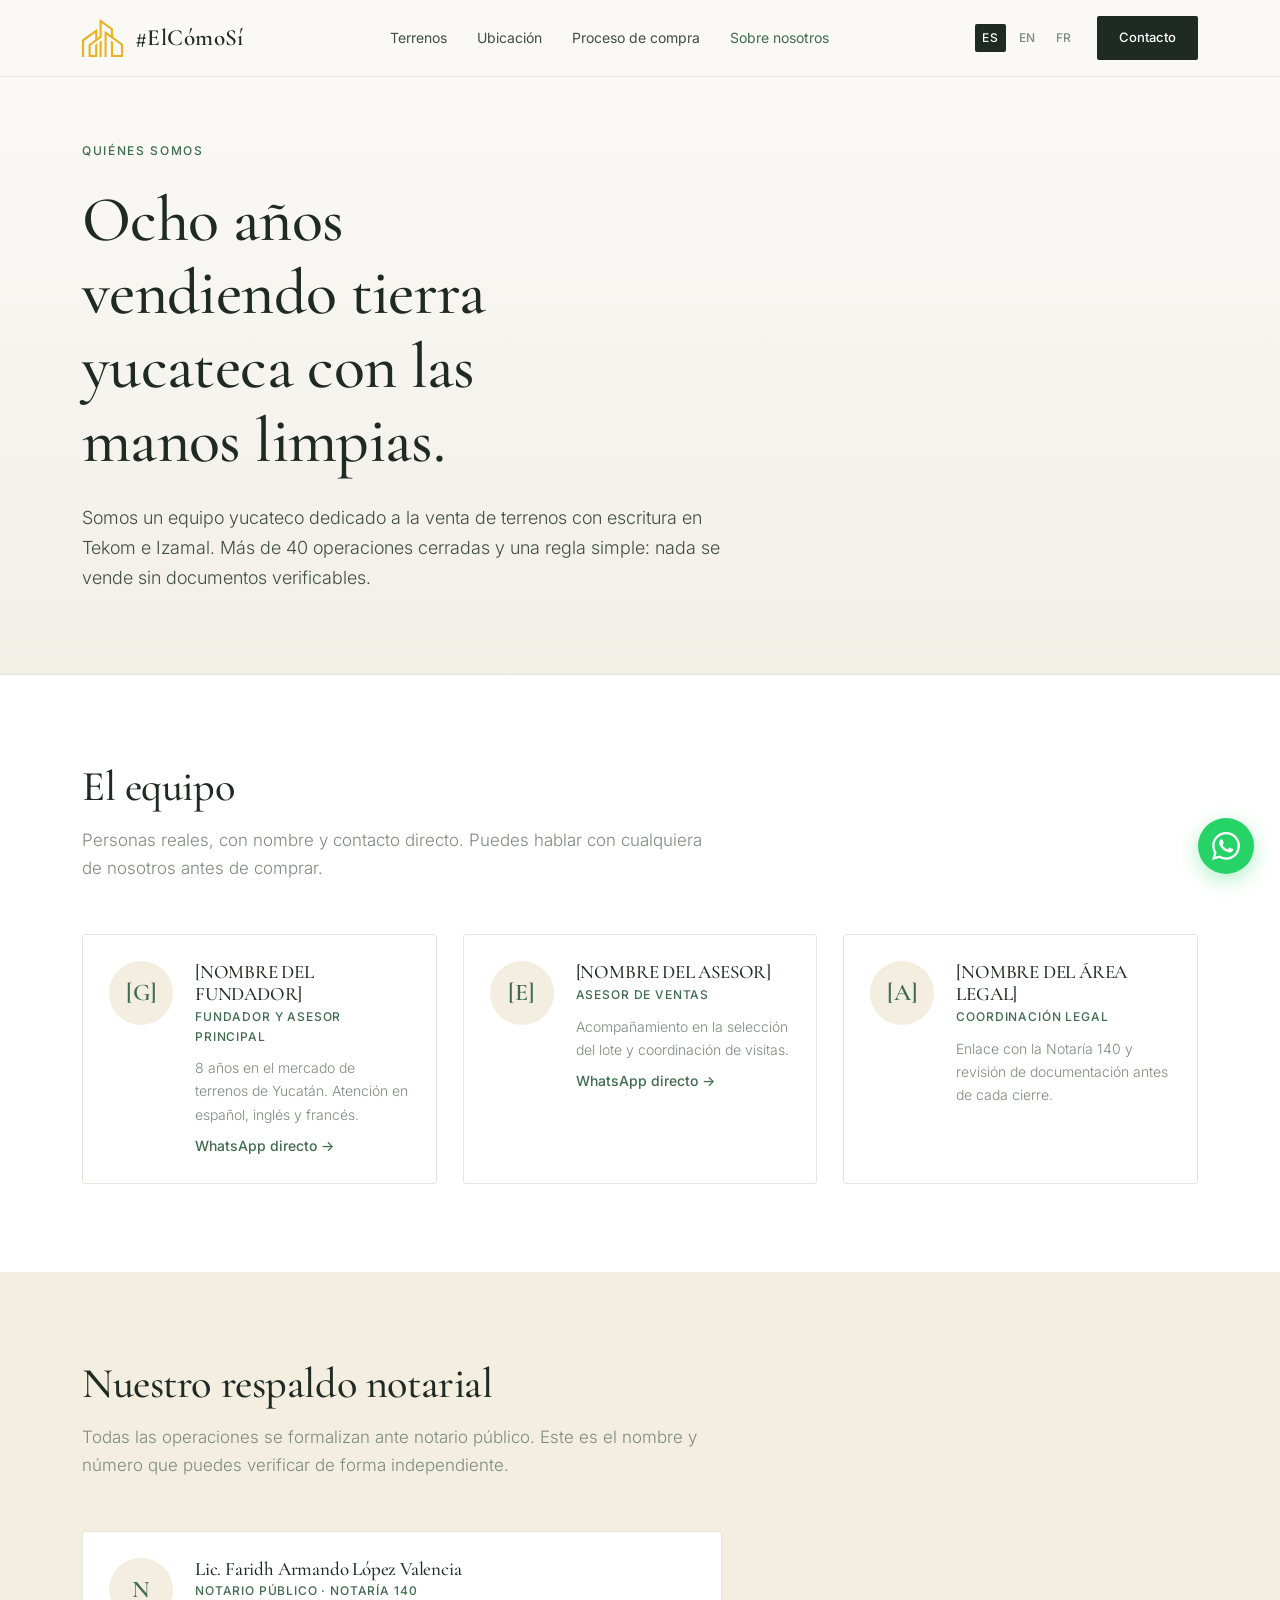
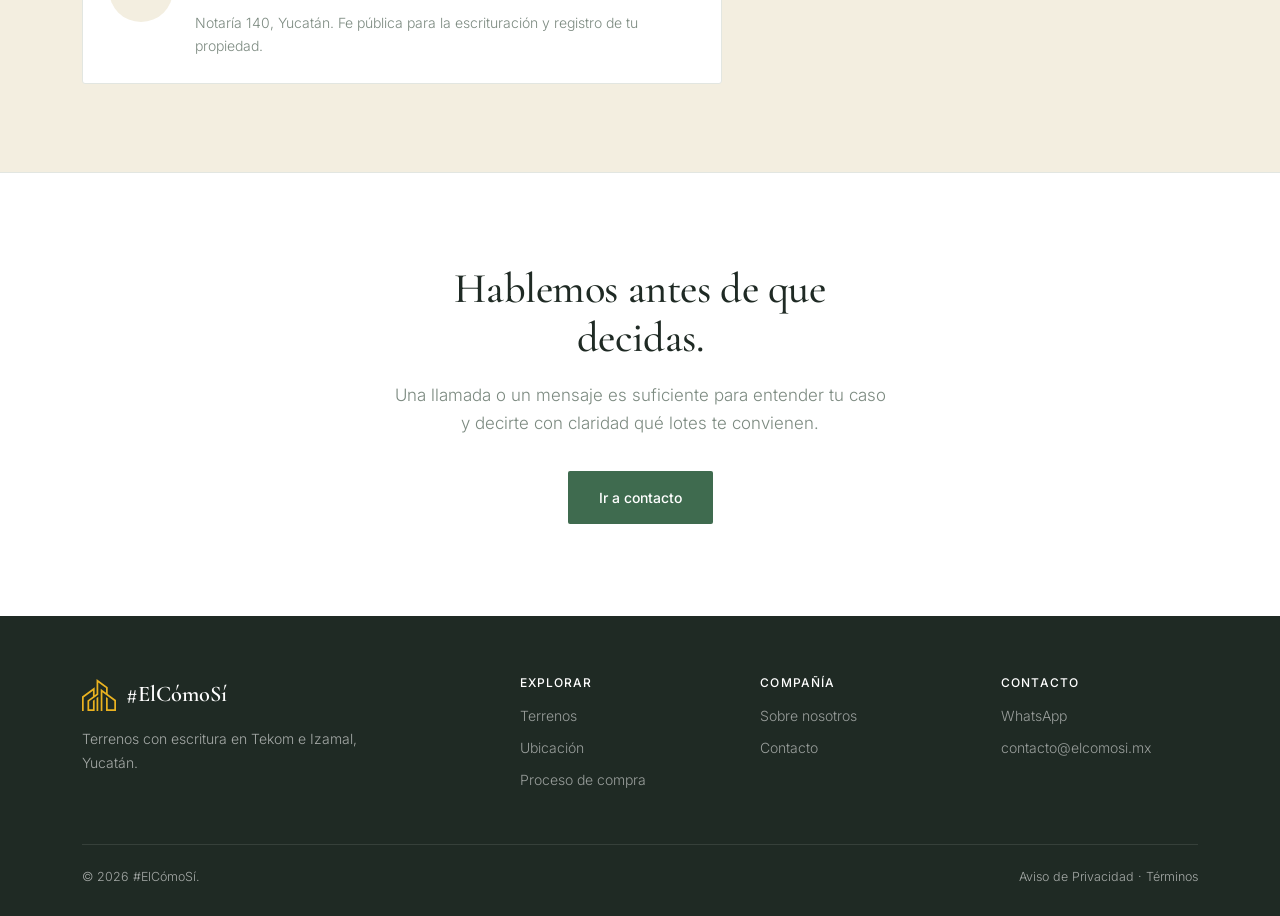
<file: sobre-nosotros.html>
<!DOCTYPE html>
<html lang="es">
  <head>
    <meta charset="UTF-8" />
    <meta name="viewport" content="width=device-width, initial-scale=1.0" />
    <title>Sobre nosotros: #ElCómoSí y Notaría 140 | Terrenos Yucatán</title>
    <meta
      name="description"
      content="Conoce a #ElCómoSí: 8 años vendiendo terrenos en Yucatán, más de 40 operaciones cerradas y trabajo conjunto con la Notaría 140 para compras seguras."
    />
    <link rel="canonical" href="https://www.elcomosi.mx/sobre-nosotros.html" />
    <link
      rel="alternate"
      hreflang="es"
      href="https://www.elcomosi.mx/sobre-nosotros.html"
    />
    <link
      rel="alternate"
      hreflang="en"
      href="https://www.elcomosi.mx/en/about.html"
    />
    <link
      rel="alternate"
      hreflang="fr"
      href="https://www.elcomosi.mx/fr/a-propos.html"
    />
    <link
      href="https://fonts.googleapis.com/css2?family=Cormorant+Garamond:wght@400;500;600&family=Inter:wght@300;400;500;600&display=swap"
      rel="stylesheet"
    />
    <link rel="stylesheet" href="/assets/css/style.css" />
    <link rel="icon" href="/assets/img/logo.svg" type="image/svg+xml" />
  </head>
  <body>
    <header class="site-header">
      <div class="wrap">
        <nav class="main-nav">
          <a href="/" class="brand">
            <img src="/assets/img/logo.svg" alt="#ElCómoSí" />
            <span class="brand-text">#ElCómoSí</span>
          </a>
          <div class="nav-links">
            <a href="/terrenos.html">Terrenos</a>
            <a href="/ubicacion.html">Ubicación</a>
            <a href="/proceso.html">Proceso de compra</a>
            <a href="/sobre-nosotros.html" class="active">Sobre nosotros</a>
          </div>
          <div class="nav-right">
            <div class="lang-switch">
              <a href="/" class="active">ES</a>
              <a href="/en/">EN</a>
              <a href="/fr/">FR</a>
            </div>
            <a href="/contacto.html" class="nav-cta">Contacto</a>
            <button class="menu-toggle" aria-label="Abrir menú">☰</button>
          </div>
        </nav>
      </div>
    </header>

    <section class="hero" style="padding:64px 0 44px;">
      <div class="wrap">
        <div class="eyebrow">Quiénes somos</div>
        <h1>Ocho años vendiendo tierra yucateca con las manos limpias.</h1>
        <p>
          Somos un equipo yucateco dedicado a la venta de terrenos con escritura
          en Tekom e Izamal. Más de 40 operaciones cerradas y una regla simple:
          nada se vende sin documentos verificables.
        </p>
      </div>
    </section>

    <section class="bg-white">
      <div class="wrap">
        <div class="section-head">
          <h2>El equipo</h2>
          <p>
            Personas reales, con nombre y contacto directo. Puedes hablar con
            cualquiera de nosotros antes de comprar.
          </p>
        </div>
        <div class="card-grid">
          <div class="person">
            <div class="person-avatar">[G]</div>
            <div>
              <h3>[NOMBRE DEL FUNDADOR]</h3>
              <div class="role">Fundador y asesor principal</div>
              <p>
                8 años en el mercado de terrenos de Yucatán. Atención en
                español, inglés y francés.
              </p>
              <p style="margin-top:8px;">
                <a
                  href="https://wa.me/520000000000"
                  style="color:var(--accent);font-weight:500;"
                >
                  WhatsApp directo →
                </a>
              </p>
            </div>
          </div>
          <div class="person">
            <div class="person-avatar">[E]</div>
            <div>
              <h3>[NOMBRE DEL ASESOR]</h3>
              <div class="role">Asesor de ventas</div>
              <p>
                Acompañamiento en la selección del lote y coordinación de
                visitas.
              </p>
              <p style="margin-top:8px;">
                <a
                  href="https://wa.me/520000000000"
                  style="color:var(--accent);font-weight:500;"
                >
                  WhatsApp directo →
                </a>
              </p>
            </div>
          </div>
          <div class="person">
            <div class="person-avatar">[A]</div>
            <div>
              <h3>[NOMBRE DEL ÁREA LEGAL]</h3>
              <div class="role">Coordinación legal</div>
              <p>
                Enlace con la Notaría 140 y revisión de documentación antes de
                cada cierre.
              </p>
            </div>
          </div>
        </div>
      </div>
    </section>

    <section class="bg-sand">
      <div class="wrap">
        <div class="section-head">
          <h2>Nuestro respaldo notarial</h2>
          <p>
            Todas las operaciones se formalizan ante notario público. Este es el
            nombre y número que puedes verificar de forma independiente.
          </p>
        </div>
        <div class="person" style="max-width:640px;">
          <div class="person-avatar">N</div>
          <div>
            <h3>Lic. Faridh Armando López Valencia</h3>
            <div class="role">Notario Público · Notaría 140</div>
            <p>
              Notaría 140, Yucatán. Fe pública para la escrituración y registro
              de tu propiedad.
            </p>
          </div>
        </div>
      </div>
    </section>

    <section class="cta">
      <div class="wrap">
        <h2>Hablemos antes de que decidas.</h2>
        <p>
          Una llamada o un mensaje es suficiente para entender tu caso y decirte
          con claridad qué lotes te convienen.
        </p>
        <a href="/contacto.html" class="btn btn-primary">Ir a contacto</a>
      </div>
    </section>

    <footer class="site-footer">
      <div class="wrap">
        <div class="footer-grid">
          <div>
            <div class="footer-brand">
              <img src="/assets/img/logo.svg" alt="#ElCómoSí" />
              <span>#ElCómoSí</span>
            </div>
            <p style="max-width:34ch;font-weight:300;line-height:1.7;">
              Terrenos con escritura en Tekom e Izamal, Yucatán.
            </p>
          </div>
          <div class="footer-col">
            <h4>Explorar</h4>
            <a href="/terrenos.html">Terrenos</a>
            <a href="/ubicacion.html">Ubicación</a>
            <a href="/proceso.html">Proceso de compra</a>
          </div>
          <div class="footer-col">
            <h4>Compañía</h4>
            <a href="/sobre-nosotros.html">Sobre nosotros</a>
            <a href="/contacto.html">Contacto</a>
          </div>
          <div class="footer-col">
            <h4>Contacto</h4>
            <a href="https://wa.me/520000000000">WhatsApp</a>
            <a href="mailto:contacto@elcomosi.mx">contacto@elcomosi.mx</a>
          </div>
        </div>
        <div class="footer-bottom">
          <span>
            ©
            <span data-year>2026</span>
            #ElCómoSí.
          </span>
          <span>Aviso de Privacidad · Términos</span>
        </div>
      </div>
    </footer>
    <a href="https://wa.me/520000000000" class="whatsapp" aria-label="WhatsApp">
      <svg viewBox="0 0 24 24">
        <path
          d="M17.472 14.382c-.297-.149-1.758-.867-2.03-.967-.273-.099-.471-.148-.67.15-.197.297-.767.966-.94 1.164-.173.199-.347.223-.644.075-.297-.15-1.255-.463-2.39-1.475-.883-.788-1.48-1.761-1.653-2.059-.173-.297-.018-.458.13-.606.134-.133.298-.347.446-.52.149-.174.198-.298.298-.497.099-.198.05-.371-.025-.52-.075-.149-.669-1.612-.916-2.207-.242-.579-.487-.5-.669-.51-.173-.008-.371-.01-.57-.01-.198 0-.52.074-.792.372-.272.297-1.04 1.016-1.04 2.479 0 1.462 1.065 2.875 1.213 3.074.149.198 2.096 3.2 5.077 4.487.709.306 1.262.489 1.694.625.712.227 1.36.195 1.871.118.571-.085 1.758-.719 2.006-1.413.248-.694.248-1.289.173-1.413-.074-.124-.272-.198-.57-.347m-5.421 7.403h-.004a9.87 9.87 0 01-5.031-1.378l-.361-.214-3.741.982.998-3.648-.235-.374a9.86 9.86 0 01-1.51-5.26c.001-5.45 4.436-9.884 9.888-9.884 2.64 0 5.122 1.03 6.988 2.898a9.825 9.825 0 012.893 6.994c-.003 5.45-4.437 9.884-9.885 9.884m8.413-18.297A11.815 11.815 0 0012.05 0C5.495 0 .16 5.335.157 11.892c0 2.096.547 4.142 1.588 5.945L.057 24l6.305-1.654a11.882 11.882 0 005.683 1.448h.005c6.554 0 11.89-5.335 11.893-11.893a11.821 11.821 0 00-3.48-8.413Z"
        />
      </svg>
    </a>
    <script src="/assets/js/main.js"></script>
  </body>
</html>
</file>
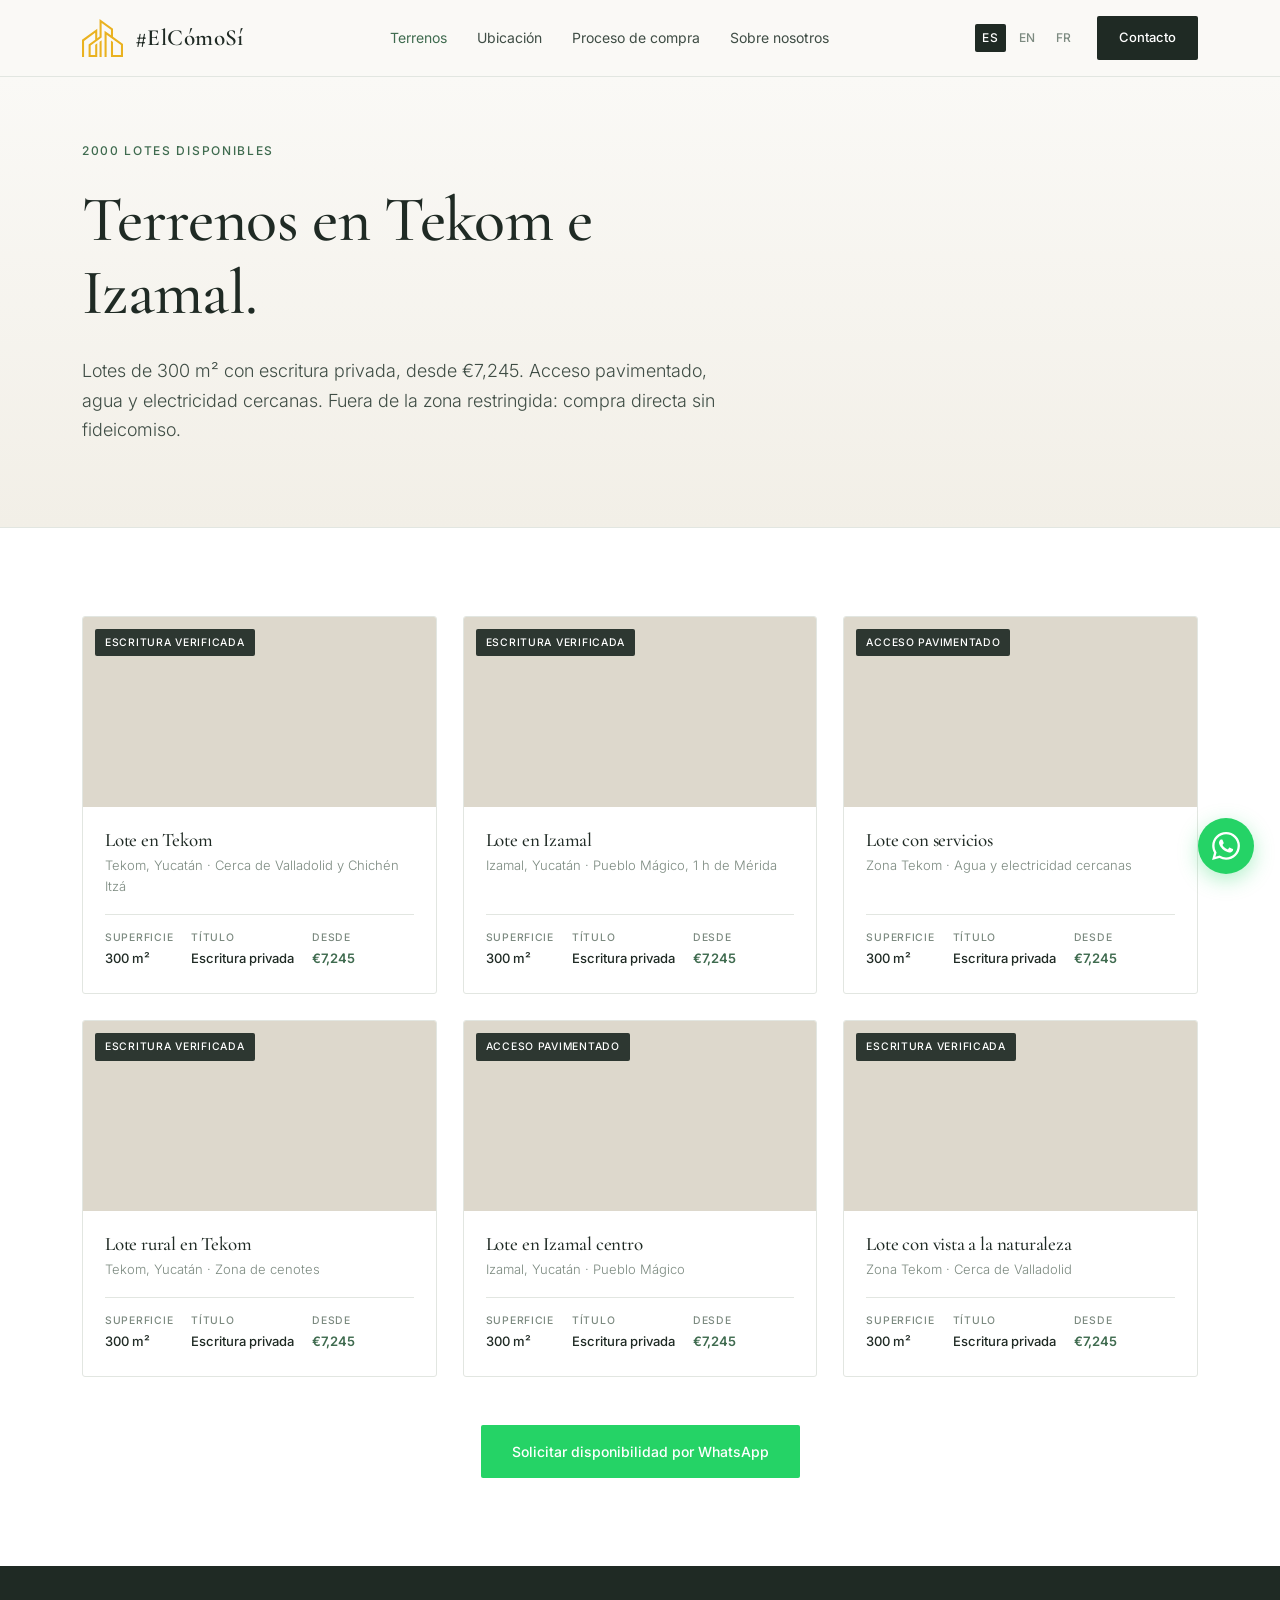
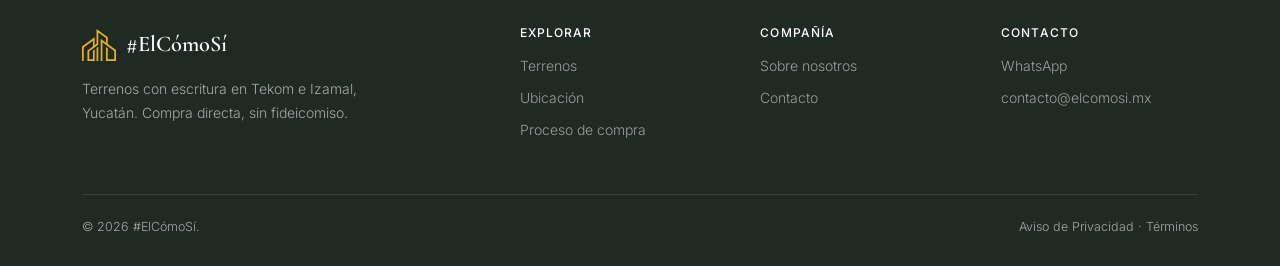
<file: terrenos.html>
<!DOCTYPE html>
<html lang="es">
  <head>
    <meta charset="UTF-8" />
    <meta name="viewport" content="width=device-width, initial-scale=1.0" />
    <title>Terrenos en venta en Tekom e Izamal, Yucatán | #ElCómoSí</title>
    <meta
      name="description"
      content="Lotes de 300 m² desde €7,245 en Tekom e Izamal, Yucatán. Escritura privada, acceso pavimentado, agua y electricidad cercanas. Sin fideicomiso."
    />
    <link rel="canonical" href="https://www.elcomosi.mx/terrenos.html" />
    <link
      rel="alternate"
      hreflang="es"
      href="https://www.elcomosi.mx/terrenos.html"
    />
    <link
      rel="alternate"
      hreflang="en"
      href="https://www.elcomosi.mx/en/land.html"
    />
    <link
      rel="alternate"
      hreflang="fr"
      href="https://www.elcomosi.mx/fr/terrains.html"
    />
    <link
      href="https://fonts.googleapis.com/css2?family=Cormorant+Garamond:wght@400;500;600&family=Inter:wght@300;400;500;600&display=swap"
      rel="stylesheet"
    />
    <link rel="stylesheet" href="/assets/css/style.css" />
    <link rel="icon" href="/assets/img/logo.svg" type="image/svg+xml" />
  </head>
  <body>
    <header class="site-header">
      <div class="wrap">
        <nav class="main-nav">
          <a href="/" class="brand">
            <img src="/assets/img/logo.svg" alt="#ElCómoSí" />
            <span class="brand-text">#ElCómoSí</span>
          </a>
          <div class="nav-links">
            <a href="/terrenos.html" class="active">Terrenos</a>
            <a href="/ubicacion.html">Ubicación</a>
            <a href="/proceso.html">Proceso de compra</a>
            <a href="/sobre-nosotros.html">Sobre nosotros</a>
          </div>
          <div class="nav-right">
            <div class="lang-switch">
              <a href="/" class="active">ES</a>
              <a href="/en/">EN</a>
              <a href="/fr/">FR</a>
            </div>
            <a href="/contacto.html" class="nav-cta">Contacto</a>
            <button class="menu-toggle" aria-label="Abrir menú">☰</button>
          </div>
        </nav>
      </div>
    </header>

    <section class="hero" style="padding:64px 0 44px;">
      <div class="wrap">
        <div class="eyebrow">2000 lotes disponibles</div>
        <h1>Terrenos en Tekom e Izamal.</h1>
        <p>
          Lotes de 300 m² con escritura privada, desde €7,245. Acceso
          pavimentado, agua y electricidad cercanas. Fuera de la zona
          restringida: compra directa sin fideicomiso.
        </p>
      </div>
    </section>

    <section class="bg-white">
      <div class="wrap">
        <div class="card-grid">
          <article class="card">
            <div
              class="card-img"
              style="background-image:url('https://images.unsplash.com/photo-1518638150340-f706e86654de?w=800&q=80');"
            >
              <span class="badge">Escritura verificada</span>
            </div>
            <div class="card-body">
              <h3>Lote en Tekom</h3>
              <div class="card-loc">
                Tekom, Yucatán · Cerca de Valladolid y Chichén Itzá
              </div>
              <div class="card-specs">
                <div>
                  <div class="spec-label">Superficie</div>
                  <div class="spec-val">300 m²</div>
                </div>
                <div>
                  <div class="spec-label">Título</div>
                  <div class="spec-val">Escritura privada</div>
                </div>
                <div>
                  <div class="spec-label">Desde</div>
                  <div class="spec-val price-tag">€7,245</div>
                </div>
              </div>
            </div>
          </article>
          <article class="card">
            <div
              class="card-img"
              style="background-image:url('https://images.unsplash.com/photo-1512813195386-6cf811ad3542?w=800&q=80');"
            >
              <span class="badge">Escritura verificada</span>
            </div>
            <div class="card-body">
              <h3>Lote en Izamal</h3>
              <div class="card-loc">
                Izamal, Yucatán · Pueblo Mágico, 1 h de Mérida
              </div>
              <div class="card-specs">
                <div>
                  <div class="spec-label">Superficie</div>
                  <div class="spec-val">300 m²</div>
                </div>
                <div>
                  <div class="spec-label">Título</div>
                  <div class="spec-val">Escritura privada</div>
                </div>
                <div>
                  <div class="spec-label">Desde</div>
                  <div class="spec-val price-tag">€7,245</div>
                </div>
              </div>
            </div>
          </article>
          <article class="card">
            <div
              class="card-img"
              style="background-image:url('https://images.unsplash.com/photo-1502082553048-f009c37129b9?w=800&q=80');"
            >
              <span class="badge">Acceso pavimentado</span>
            </div>
            <div class="card-body">
              <h3>Lote con servicios</h3>
              <div class="card-loc">
                Zona Tekom · Agua y electricidad cercanas
              </div>
              <div class="card-specs">
                <div>
                  <div class="spec-label">Superficie</div>
                  <div class="spec-val">300 m²</div>
                </div>
                <div>
                  <div class="spec-label">Título</div>
                  <div class="spec-val">Escritura privada</div>
                </div>
                <div>
                  <div class="spec-label">Desde</div>
                  <div class="spec-val price-tag">€7,245</div>
                </div>
              </div>
            </div>
          </article>
          <article class="card">
            <div
              class="card-img"
              style="background-image:url('https://images.unsplash.com/photo-1441974231531-c6227db76b6e?w=800&q=80');"
            >
              <span class="badge">Escritura verificada</span>
            </div>
            <div class="card-body">
              <h3>Lote rural en Tekom</h3>
              <div class="card-loc">Tekom, Yucatán · Zona de cenotes</div>
              <div class="card-specs">
                <div>
                  <div class="spec-label">Superficie</div>
                  <div class="spec-val">300 m²</div>
                </div>
                <div>
                  <div class="spec-label">Título</div>
                  <div class="spec-val">Escritura privada</div>
                </div>
                <div>
                  <div class="spec-label">Desde</div>
                  <div class="spec-val price-tag">€7,245</div>
                </div>
              </div>
            </div>
          </article>
          <article class="card">
            <div
              class="card-img"
              style="background-image:url('https://images.unsplash.com/photo-1470071459604-3b5ec3a7fe05?w=800&q=80');"
            >
              <span class="badge">Acceso pavimentado</span>
            </div>
            <div class="card-body">
              <h3>Lote en Izamal centro</h3>
              <div class="card-loc">Izamal, Yucatán · Pueblo Mágico</div>
              <div class="card-specs">
                <div>
                  <div class="spec-label">Superficie</div>
                  <div class="spec-val">300 m²</div>
                </div>
                <div>
                  <div class="spec-label">Título</div>
                  <div class="spec-val">Escritura privada</div>
                </div>
                <div>
                  <div class="spec-label">Desde</div>
                  <div class="spec-val price-tag">€7,245</div>
                </div>
              </div>
            </div>
          </article>
          <article class="card">
            <div
              class="card-img"
              style="background-image:url('https://images.unsplash.com/photo-1500382017468-9049fed747ef?w=800&q=80');"
            >
              <span class="badge">Escritura verificada</span>
            </div>
            <div class="card-body">
              <h3>Lote con vista a la naturaleza</h3>
              <div class="card-loc">Zona Tekom · Cerca de Valladolid</div>
              <div class="card-specs">
                <div>
                  <div class="spec-label">Superficie</div>
                  <div class="spec-val">300 m²</div>
                </div>
                <div>
                  <div class="spec-label">Título</div>
                  <div class="spec-val">Escritura privada</div>
                </div>
                <div>
                  <div class="spec-label">Desde</div>
                  <div class="spec-val price-tag">€7,245</div>
                </div>
              </div>
            </div>
          </article>
        </div>
        <div style="text-align:center;margin-top:48px;">
          <a
            href="https://wa.me/520000000000?text=Hola%2C%20quiero%20informaci%C3%B3n%20de%20los%20terrenos"
            class="btn btn-wa"
          >
            Solicitar disponibilidad por WhatsApp
          </a>
        </div>
      </div>
    </section>

    <footer class="site-footer">
      <div class="wrap">
        <div class="footer-grid">
          <div>
            <div class="footer-brand">
              <img src="/assets/img/logo.svg" alt="#ElCómoSí" />
              <span>#ElCómoSí</span>
            </div>
            <p style="max-width:34ch;font-weight:300;line-height:1.7;">
              Terrenos con escritura en Tekom e Izamal, Yucatán. Compra directa,
              sin fideicomiso.
            </p>
          </div>
          <div class="footer-col">
            <h4>Explorar</h4>
            <a href="/terrenos.html">Terrenos</a>
            <a href="/ubicacion.html">Ubicación</a>
            <a href="/proceso.html">Proceso de compra</a>
          </div>
          <div class="footer-col">
            <h4>Compañía</h4>
            <a href="/sobre-nosotros.html">Sobre nosotros</a>
            <a href="/contacto.html">Contacto</a>
          </div>
          <div class="footer-col">
            <h4>Contacto</h4>
            <a href="https://wa.me/520000000000">WhatsApp</a>
            <a href="mailto:contacto@elcomosi.mx">contacto@elcomosi.mx</a>
          </div>
        </div>
        <div class="footer-bottom">
          <span>
            ©
            <span data-year>2026</span>
            #ElCómoSí.
          </span>
          <span>Aviso de Privacidad · Términos</span>
        </div>
      </div>
    </footer>
    <a href="https://wa.me/520000000000" class="whatsapp" aria-label="WhatsApp">
      <svg viewBox="0 0 24 24">
        <path
          d="M17.472 14.382c-.297-.149-1.758-.867-2.03-.967-.273-.099-.471-.148-.67.15-.197.297-.767.966-.94 1.164-.173.199-.347.223-.644.075-.297-.15-1.255-.463-2.39-1.475-.883-.788-1.48-1.761-1.653-2.059-.173-.297-.018-.458.13-.606.134-.133.298-.347.446-.52.149-.174.198-.298.298-.497.099-.198.05-.371-.025-.52-.075-.149-.669-1.612-.916-2.207-.242-.579-.487-.5-.669-.51-.173-.008-.371-.01-.57-.01-.198 0-.52.074-.792.372-.272.297-1.04 1.016-1.04 2.479 0 1.462 1.065 2.875 1.213 3.074.149.198 2.096 3.2 5.077 4.487.709.306 1.262.489 1.694.625.712.227 1.36.195 1.871.118.571-.085 1.758-.719 2.006-1.413.248-.694.248-1.289.173-1.413-.074-.124-.272-.198-.57-.347m-5.421 7.403h-.004a9.87 9.87 0 01-5.031-1.378l-.361-.214-3.741.982.998-3.648-.235-.374a9.86 9.86 0 01-1.51-5.26c.001-5.45 4.436-9.884 9.888-9.884 2.64 0 5.122 1.03 6.988 2.898a9.825 9.825 0 012.893 6.994c-.003 5.45-4.437 9.884-9.885 9.884m8.413-18.297A11.815 11.815 0 0012.05 0C5.495 0 .16 5.335.157 11.892c0 2.096.547 4.142 1.588 5.945L.057 24l6.305-1.654a11.882 11.882 0 005.683 1.448h.005c6.554 0 11.89-5.335 11.893-11.893a11.821 11.821 0 00-3.48-8.413Z"
        />
      </svg>
    </a>
    <script src="/assets/js/main.js"></script>
  </body>
</html>
</file>
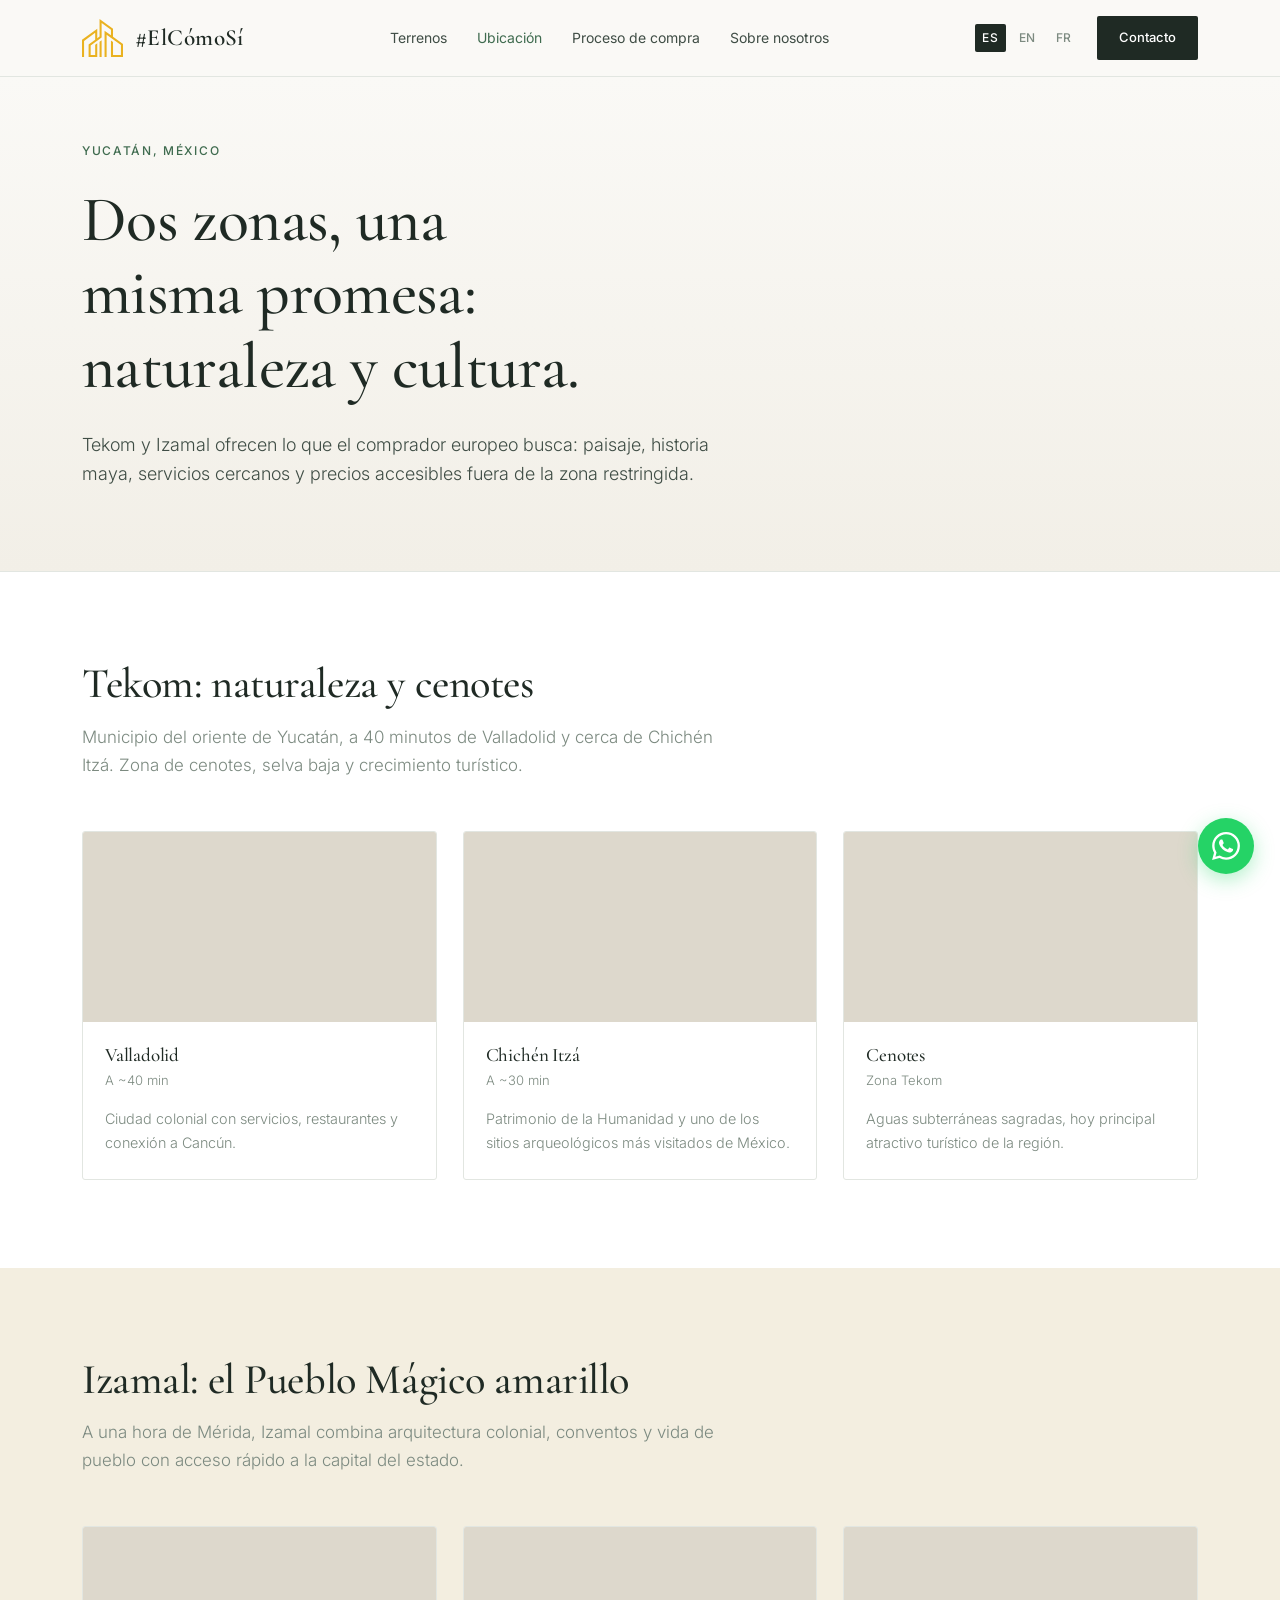
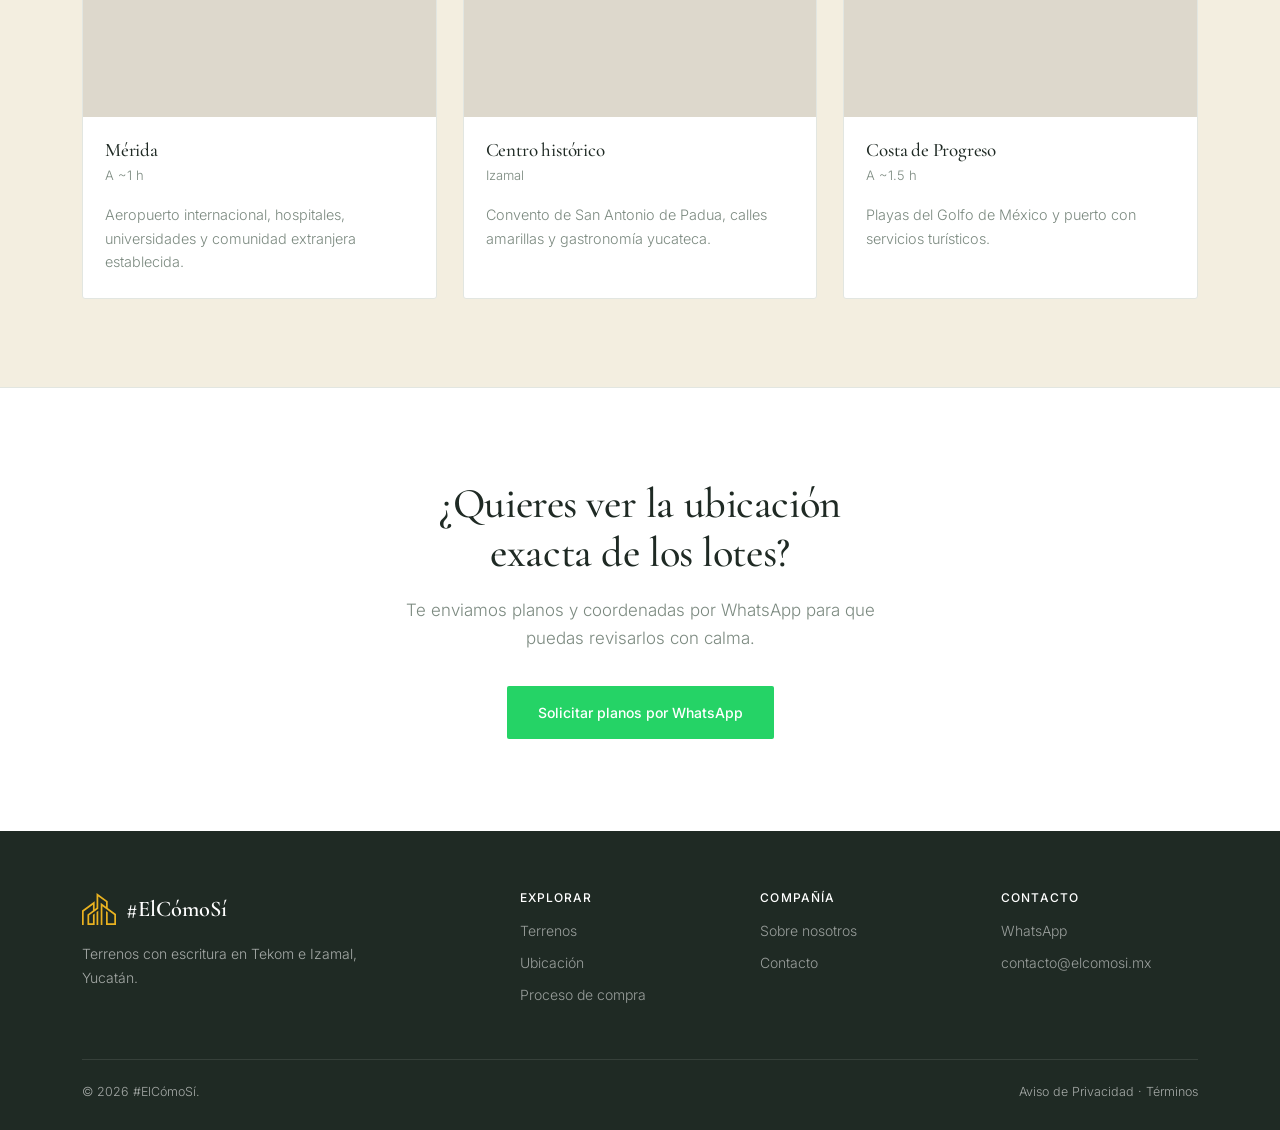
<file: ubicacion.html>
<!DOCTYPE html>
<html lang="es">
  <head>
    <meta charset="UTF-8" />
    <meta name="viewport" content="width=device-width, initial-scale=1.0" />
    <title>Ubicación: Tekom e Izamal, Yucatán | #ElCómoSí</title>
    <meta
      name="description"
      content="Conoce Tekom e Izamal, Yucatán: cenotes, Valladolid, Chichén Itzá y Mérida. Dos zonas con naturaleza, cultura maya y plusvalía para compradores europeos."
    />
    <link rel="canonical" href="https://www.elcomosi.mx/ubicacion.html" />
    <link
      rel="alternate"
      hreflang="es"
      href="https://www.elcomosi.mx/ubicacion.html"
    />
    <link
      rel="alternate"
      hreflang="en"
      href="https://www.elcomosi.mx/en/location.html"
    />
    <link
      rel="alternate"
      hreflang="fr"
      href="https://www.elcomosi.mx/fr/emplacement.html"
    />
    <link
      href="https://fonts.googleapis.com/css2?family=Cormorant+Garamond:wght@400;500;600&family=Inter:wght@300;400;500;600&display=swap"
      rel="stylesheet"
    />
    <link rel="stylesheet" href="/assets/css/style.css" />
    <link rel="icon" href="/assets/img/logo.svg" type="image/svg+xml" />
  </head>
  <body>
    <header class="site-header">
      <div class="wrap">
        <nav class="main-nav">
          <a href="/" class="brand">
            <img src="/assets/img/logo.svg" alt="#ElCómoSí" />
            <span class="brand-text">#ElCómoSí</span>
          </a>
          <div class="nav-links">
            <a href="/terrenos.html">Terrenos</a>
            <a href="/ubicacion.html" class="active">Ubicación</a>
            <a href="/proceso.html">Proceso de compra</a>
            <a href="/sobre-nosotros.html">Sobre nosotros</a>
          </div>
          <div class="nav-right">
            <div class="lang-switch">
              <a href="/" class="active">ES</a>
              <a href="/en/">EN</a>
              <a href="/fr/">FR</a>
            </div>
            <a href="/contacto.html" class="nav-cta">Contacto</a>
            <button class="menu-toggle" aria-label="Abrir menú">☰</button>
          </div>
        </nav>
      </div>
    </header>

    <section class="hero" style="padding:64px 0 44px;">
      <div class="wrap">
        <div class="eyebrow">Yucatán, México</div>
        <h1>Dos zonas, una misma promesa: naturaleza y cultura.</h1>
        <p>
          Tekom y Izamal ofrecen lo que el comprador europeo busca: paisaje,
          historia maya, servicios cercanos y precios accesibles fuera de la
          zona restringida.
        </p>
      </div>
    </section>

    <section class="bg-white">
      <div class="wrap">
        <div class="section-head">
          <h2>Tekom: naturaleza y cenotes</h2>
          <p>
            Municipio del oriente de Yucatán, a 40 minutos de Valladolid y cerca
            de Chichén Itzá. Zona de cenotes, selva baja y crecimiento
            turístico.
          </p>
        </div>
        <div class="card-grid">
          <article class="card">
            <div
              class="card-img"
              style="background-image:url('https://images.unsplash.com/photo-1518638150340-f706e86654de?w=800&q=80');"
            ></div>
            <div class="card-body">
              <h3>Valladolid</h3>
              <div class="card-loc">A ~40 min</div>
              <p style="font-size:0.9rem;color:var(--muted);font-weight:300;">
                Ciudad colonial con servicios, restaurantes y conexión a Cancún.
              </p>
            </div>
          </article>
          <article class="card">
            <div
              class="card-img"
              style="background-image:url('https://images.unsplash.com/photo-1512813195386-6cf811ad3542?w=800&q=80');"
            ></div>
            <div class="card-body">
              <h3>Chichén Itzá</h3>
              <div class="card-loc">A ~30 min</div>
              <p style="font-size:0.9rem;color:var(--muted);font-weight:300;">
                Patrimonio de la Humanidad y uno de los sitios arqueológicos más
                visitados de México.
              </p>
            </div>
          </article>
          <article class="card">
            <div
              class="card-img"
              style="background-image:url('https://images.unsplash.com/photo-1502082553048-f009c37129b9?w=800&q=80');"
            ></div>
            <div class="card-body">
              <h3>Cenotes</h3>
              <div class="card-loc">Zona Tekom</div>
              <p style="font-size:0.9rem;color:var(--muted);font-weight:300;">
                Aguas subterráneas sagradas, hoy principal atractivo turístico
                de la región.
              </p>
            </div>
          </article>
        </div>
      </div>
    </section>

    <section class="bg-sand">
      <div class="wrap">
        <div class="section-head">
          <h2>Izamal: el Pueblo Mágico amarillo</h2>
          <p>
            A una hora de Mérida, Izamal combina arquitectura colonial,
            conventos y vida de pueblo con acceso rápido a la capital del
            estado.
          </p>
        </div>
        <div class="card-grid">
          <article class="card">
            <div
              class="card-img"
              style="background-image:url('https://images.unsplash.com/photo-1512813195386-6cf811ad3542?w=800&q=80');"
            ></div>
            <div class="card-body">
              <h3>Mérida</h3>
              <div class="card-loc">A ~1 h</div>
              <p style="font-size:0.9rem;color:var(--muted);font-weight:300;">
                Aeropuerto internacional, hospitales, universidades y comunidad
                extranjera establecida.
              </p>
            </div>
          </article>
          <article class="card">
            <div
              class="card-img"
              style="background-image:url('https://images.unsplash.com/photo-1470071459604-3b5ec3a7fe05?w=800&q=80');"
            ></div>
            <div class="card-body">
              <h3>Centro histórico</h3>
              <div class="card-loc">Izamal</div>
              <p style="font-size:0.9rem;color:var(--muted);font-weight:300;">
                Convento de San Antonio de Padua, calles amarillas y gastronomía
                yucateca.
              </p>
            </div>
          </article>
          <article class="card">
            <div
              class="card-img"
              style="background-image:url('https://images.unsplash.com/photo-1500382017468-9049fed747ef?w=800&q=80');"
            ></div>
            <div class="card-body">
              <h3>Costa de Progreso</h3>
              <div class="card-loc">A ~1.5 h</div>
              <p style="font-size:0.9rem;color:var(--muted);font-weight:300;">
                Playas del Golfo de México y puerto con servicios turísticos.
              </p>
            </div>
          </article>
        </div>
      </div>
    </section>

    <section class="cta">
      <div class="wrap">
        <h2>¿Quieres ver la ubicación exacta de los lotes?</h2>
        <p>
          Te enviamos planos y coordenadas por WhatsApp para que puedas
          revisarlos con calma.
        </p>
        <a
          href="https://wa.me/520000000000?text=Hola%2C%20quiero%20ver%20la%20ubicaci%C3%B3n%20de%20los%20lotes"
          class="btn btn-wa"
        >
          Solicitar planos por WhatsApp
        </a>
      </div>
    </section>

    <footer class="site-footer">
      <div class="wrap">
        <div class="footer-grid">
          <div>
            <div class="footer-brand">
              <img src="/assets/img/logo.svg" alt="#ElCómoSí" />
              <span>#ElCómoSí</span>
            </div>
            <p style="max-width:34ch;font-weight:300;line-height:1.7;">
              Terrenos con escritura en Tekom e Izamal, Yucatán.
            </p>
          </div>
          <div class="footer-col">
            <h4>Explorar</h4>
            <a href="/terrenos.html">Terrenos</a>
            <a href="/ubicacion.html">Ubicación</a>
            <a href="/proceso.html">Proceso de compra</a>
          </div>
          <div class="footer-col">
            <h4>Compañía</h4>
            <a href="/sobre-nosotros.html">Sobre nosotros</a>
            <a href="/contacto.html">Contacto</a>
          </div>
          <div class="footer-col">
            <h4>Contacto</h4>
            <a href="https://wa.me/520000000000">WhatsApp</a>
            <a href="mailto:contacto@elcomosi.mx">contacto@elcomosi.mx</a>
          </div>
        </div>
        <div class="footer-bottom">
          <span>
            ©
            <span data-year>2026</span>
            #ElCómoSí.
          </span>
          <span>Aviso de Privacidad · Términos</span>
        </div>
      </div>
    </footer>
    <a href="https://wa.me/520000000000" class="whatsapp" aria-label="WhatsApp">
      <svg viewBox="0 0 24 24">
        <path
          d="M17.472 14.382c-.297-.149-1.758-.867-2.03-.967-.273-.099-.471-.148-.67.15-.197.297-.767.966-.94 1.164-.173.199-.347.223-.644.075-.297-.15-1.255-.463-2.39-1.475-.883-.788-1.48-1.761-1.653-2.059-.173-.297-.018-.458.13-.606.134-.133.298-.347.446-.52.149-.174.198-.298.298-.497.099-.198.05-.371-.025-.52-.075-.149-.669-1.612-.916-2.207-.242-.579-.487-.5-.669-.51-.173-.008-.371-.01-.57-.01-.198 0-.52.074-.792.372-.272.297-1.04 1.016-1.04 2.479 0 1.462 1.065 2.875 1.213 3.074.149.198 2.096 3.2 5.077 4.487.709.306 1.262.489 1.694.625.712.227 1.36.195 1.871.118.571-.085 1.758-.719 2.006-1.413.248-.694.248-1.289.173-1.413-.074-.124-.272-.198-.57-.347m-5.421 7.403h-.004a9.87 9.87 0 01-5.031-1.378l-.361-.214-3.741.982.998-3.648-.235-.374a9.86 9.86 0 01-1.51-5.26c.001-5.45 4.436-9.884 9.888-9.884 2.64 0 5.122 1.03 6.988 2.898a9.825 9.825 0 012.893 6.994c-.003 5.45-4.437 9.884-9.885 9.884m8.413-18.297A11.815 11.815 0 0012.05 0C5.495 0 .16 5.335.157 11.892c0 2.096.547 4.142 1.588 5.945L.057 24l6.305-1.654a11.882 11.882 0 005.683 1.448h.005c6.554 0 11.89-5.335 11.893-11.893a11.821 11.821 0 00-3.48-8.413Z"
        />
      </svg>
    </a>
    <script src="/assets/js/main.js"></script>
  </body>
</html>
</file>
<file: assets/css/style.css>
/* ============================================================
   El Comosi — Hoja de estilos principal
   Cambia la marca en un solo lugar: --brand-name (texto en HTML)
   ============================================================ */
:root {
  --ink: #1f2a24;
  --ink-soft: #3f4d45;
  --muted: #7c8a80;
  --line: #e2e6e1;
  --bg: #faf9f6;
  --white: #ffffff;
  --accent: #3f6b4f; /* verde selva */
  --accent-dark: #2e5239;
  --sand: #e8dfc9;
  --sand-soft: #f3eee0;
  --danger: #a3402f;
}
* {
  margin: 0;
  padding: 0;
  box-sizing: border-box;
}
html {
  scroll-behavior: smooth;
}
body {
  font-family:
    "Inter",
    -apple-system,
    BlinkMacSystemFont,
    sans-serif;
  color: var(--ink);
  background: var(--bg);
  line-height: 1.65;
  font-weight: 400;
  -webkit-font-smoothing: antialiased;
}
h1,
h2,
h3,
h4 {
  font-family: "Cormorant Garamond", Georgia, serif;
  font-weight: 500;
  line-height: 1.15;
  letter-spacing: -0.01em;
}
a {
  color: inherit;
  text-decoration: none;
}
img {
  max-width: 100%;
  display: block;
}
.wrap {
  max-width: 1180px;
  margin: 0 auto;
  padding: 0 32px;
}
.sr-only {
  position: absolute;
  width: 1px;
  height: 1px;
  overflow: hidden;
  clip: rect(0, 0, 0, 0);
}

/* ---------- NAV ---------- */
header.site-header {
  position: sticky;
  top: 0;
  z-index: 100;
  background: rgba(250, 249, 246, 0.94);
  backdrop-filter: blur(12px);
  border-bottom: 1px solid var(--line);
}
nav.main-nav {
  display: flex;
  align-items: center;
  justify-content: space-between;
  height: 76px;
  gap: 24px;
}
.brand {
  display: flex;
  align-items: center;
  gap: 12px;
}
.brand img {
  height: 38px;
  width: auto;
}
.brand-text {
  font-family: "Cormorant Garamond", serif;
  font-size: 1.45rem;
  font-weight: 600;
  letter-spacing: 0.02em;
}
.brand-text span {
  color: var(--accent);
}
.nav-links {
  display: flex;
  gap: 30px;
  align-items: center;
}
.nav-links a {
  font-size: 0.875rem;
  color: var(--ink-soft);
  transition: color 0.2s;
}
.nav-links a:hover,
.nav-links a.active {
  color: var(--accent);
}
.nav-right {
  display: flex;
  align-items: center;
  gap: 18px;
}
.lang-switch {
  display: flex;
  gap: 6px;
  font-size: 0.75rem;
  font-weight: 500;
  letter-spacing: 0.05em;
}
.lang-switch a {
  padding: 4px 7px;
  border-radius: 2px;
  color: var(--muted);
}
.lang-switch a.active {
  background: var(--ink);
  color: var(--white);
}
.nav-cta {
  font-size: 0.8125rem;
  font-weight: 500;
  background: var(--ink);
  color: var(--white);
  padding: 11px 22px;
  border-radius: 2px;
  transition: background 0.2s;
}
.nav-cta:hover {
  background: var(--accent);
}
.menu-toggle {
  display: none;
  background: none;
  border: none;
  font-size: 1.5rem;
  cursor: pointer;
  color: var(--ink);
}

/* ---------- BOTONES ---------- */
.btn {
  display: inline-block;
  font-size: 0.875rem;
  font-weight: 500;
  padding: 14px 30px;
  border-radius: 2px;
  transition: all 0.2s;
  border: 1px solid transparent;
  cursor: pointer;
}
.btn-primary {
  background: var(--accent);
  color: var(--white);
}
.btn-primary:hover {
  background: var(--accent-dark);
}
.btn-dark {
  background: var(--ink);
  color: var(--white);
}
.btn-dark:hover {
  background: var(--accent);
}
.btn-ghost {
  border-color: var(--line);
  color: var(--ink);
  background: var(--white);
}
.btn-ghost:hover {
  border-color: var(--accent);
  color: var(--accent);
}
.btn-wa {
  background: #25d366;
  color: #fff;
}
.btn-wa:hover {
  background: #1eb857;
}

/* ---------- HERO ---------- */
.hero {
  padding: 96px 0 80px;
  border-bottom: 1px solid var(--line);
  background: linear-gradient(180deg, #faf9f6 0%, #f2efe7 100%);
  position: relative;
  overflow: hidden;
}
.eyebrow {
  font-size: 0.75rem;
  font-weight: 500;
  letter-spacing: 0.14em;
  text-transform: uppercase;
  color: var(--accent);
  margin-bottom: 22px;
}
.hero h1 {
  font-size: clamp(2.5rem, 5.2vw, 4rem);
  max-width: 17ch;
  margin-bottom: 26px;
}
.hero p {
  font-size: 1.125rem;
  color: var(--ink-soft);
  max-width: 58ch;
  margin-bottom: 38px;
  font-weight: 300;
}
.hero-actions {
  display: flex;
  gap: 14px;
  flex-wrap: wrap;
}
.hero-facts {
  display: flex;
  gap: 44px;
  margin-top: 56px;
  padding-top: 32px;
  border-top: 1px solid var(--line);
  flex-wrap: wrap;
}
.hero-fact strong {
  display: block;
  font-family: "Cormorant Garamond", serif;
  font-size: 2rem;
  font-weight: 600;
  color: var(--ink);
  line-height: 1;
}
.hero-fact span {
  font-size: 0.8125rem;
  color: var(--muted);
  text-transform: uppercase;
  letter-spacing: 0.07em;
}

/* ---------- SECCIONES ---------- */
section {
  padding: 88px 0;
}
.section-head {
  margin-bottom: 52px;
  max-width: 64ch;
}
.section-head h2 {
  font-size: clamp(1.9rem, 3.4vw, 2.65rem);
  margin-bottom: 14px;
}
.section-head p {
  font-size: 1.0625rem;
  color: var(--muted);
  font-weight: 300;
}
.bg-white {
  background: var(--white);
}
.bg-sand {
  background: var(--sand-soft);
}

/* ---------- TRUST ---------- */
.trust-bar {
  padding: 52px 0;
  background: var(--white);
  border-bottom: 1px solid var(--line);
}
.trust-grid {
  display: grid;
  grid-template-columns: repeat(3, 1fr);
  gap: 44px;
}
.trust-item {
  display: flex;
  gap: 16px;
  align-items: flex-start;
}
.trust-icon {
  width: 38px;
  height: 38px;
  flex-shrink: 0;
  color: var(--accent);
}
.trust-item h3 {
  font-size: 1.1875rem;
  margin-bottom: 6px;
}
.trust-item p {
  font-size: 0.9rem;
  color: var(--muted);
  font-weight: 300;
}

/* ---------- PROCESO ---------- */
.steps {
  display: grid;
  grid-template-columns: repeat(4, 1fr);
  border-top: 1px solid var(--line);
}
.step {
  padding: 34px 26px 34px 0;
  border-right: 1px solid var(--line);
}
.step:last-child {
  border-right: none;
}
.step-num {
  font-family: "Cormorant Garamond", serif;
  font-size: 2.1rem;
  color: var(--sand);
  font-weight: 600;
  margin-bottom: 12px;
  line-height: 1;
}
.step h3 {
  font-size: 1.0625rem;
  margin-bottom: 7px;
}
.step p {
  font-size: 0.85rem;
  color: var(--muted);
  font-weight: 300;
}

/* ---------- CARDS TERRENOS ---------- */
.card-grid {
  display: grid;
  grid-template-columns: repeat(3, 1fr);
  gap: 26px;
}
.card {
  background: var(--white);
  border: 1px solid var(--line);
  border-radius: 3px;
  overflow: hidden;
  transition: all 0.3s;
  display: flex;
  flex-direction: column;
}
.card:hover {
  border-color: var(--accent);
  box-shadow: 0 14px 36px rgba(31, 42, 36, 0.08);
  transform: translateY(-2px);
}
.card-img {
  height: 190px;
  background-size: cover;
  background-position: center;
  background-color: #ddd8cc;
  position: relative;
}
.badge {
  position: absolute;
  top: 12px;
  left: 12px;
  background: rgba(31, 42, 36, 0.92);
  color: #fff;
  font-size: 0.65rem;
  font-weight: 500;
  letter-spacing: 0.07em;
  text-transform: uppercase;
  padding: 5px 10px;
  border-radius: 2px;
}
.card-body {
  padding: 22px 22px 24px;
  flex: 1;
  display: flex;
  flex-direction: column;
}
.card-body h3 {
  font-size: 1.1875rem;
  margin-bottom: 4px;
}
.card-loc {
  font-size: 0.8125rem;
  color: var(--muted);
  margin-bottom: 16px;
  font-weight: 300;
}
.card-specs {
  display: flex;
  gap: 18px;
  padding-top: 14px;
  border-top: 1px solid var(--line);
  margin-top: auto;
  font-size: 0.8125rem;
  flex-wrap: wrap;
}
.spec-label {
  font-size: 0.65rem;
  text-transform: uppercase;
  letter-spacing: 0.07em;
  color: var(--muted);
  margin-bottom: 2px;
  font-weight: 500;
}
.spec-val {
  font-weight: 500;
  color: var(--ink);
}
.price-tag {
  color: var(--accent);
  font-weight: 600;
}

/* ---------- LEGAL / ANTI-FRAUDE ---------- */
.band-dark {
  background: var(--ink);
  color: var(--white);
  padding: 76px 0;
}
.band-dark h2 {
  color: var(--white);
  font-size: clamp(1.8rem, 3vw, 2.4rem);
  margin-bottom: 18px;
}
.band-dark p {
  color: rgba(255, 255, 255, 0.72);
  font-weight: 300;
  margin-bottom: 30px;
}
.band-grid {
  display: grid;
  grid-template-columns: 1fr 1fr;
  gap: 60px;
  align-items: center;
}
.check-list {
  list-style: none;
}
.check-list li {
  padding: 15px 0;
  border-bottom: 1px solid rgba(255, 255, 255, 0.13);
  display: flex;
  gap: 14px;
  align-items: flex-start;
  font-size: 0.9375rem;
}
.check-list li:last-child {
  border-bottom: none;
}
.check-list .dot {
  width: 6px;
  height: 6px;
  border-radius: 50%;
  background: var(--sand);
  flex-shrink: 0;
  margin-top: 9px;
}
.check-list strong {
  display: block;
  margin-bottom: 2px;
  font-weight: 500;
}
.check-list span {
  color: rgba(255, 255, 255, 0.62);
  font-size: 0.85rem;
  font-weight: 300;
}

/* ---------- NOTARIO / EQUIPO ---------- */
.person {
  display: flex;
  gap: 22px;
  align-items: flex-start;
  background: var(--white);
  border: 1px solid var(--line);
  border-radius: 3px;
  padding: 26px;
}
.person-avatar {
  width: 64px;
  height: 64px;
  border-radius: 50%;
  background: var(--sand-soft);
  display: flex;
  align-items: center;
  justify-content: center;
  font-family: "Cormorant Garamond", serif;
  font-size: 1.5rem;
  color: var(--accent);
  flex-shrink: 0;
  font-weight: 600;
}
.person h3 {
  font-size: 1.1875rem;
  margin-bottom: 2px;
}
.person .role {
  font-size: 0.75rem;
  text-transform: uppercase;
  letter-spacing: 0.07em;
  color: var(--accent);
  font-weight: 500;
  margin-bottom: 10px;
}
.person p {
  font-size: 0.875rem;
  color: var(--muted);
  font-weight: 300;
}

/* ---------- CONTACTO ---------- */
.contact-grid {
  display: grid;
  grid-template-columns: 1fr 1fr;
  gap: 56px;
  align-items: start;
}
.form-field {
  margin-bottom: 20px;
}
.form-field label {
  display: block;
  font-size: 0.8125rem;
  font-weight: 500;
  margin-bottom: 6px;
  color: var(--ink-soft);
}
.form-field input,
.form-field select,
.form-field textarea {
  width: 100%;
  padding: 12px 14px;
  border: 1px solid var(--line);
  border-radius: 2px;
  font-family: inherit;
  font-size: 0.9375rem;
  background: var(--white);
  color: var(--ink);
  transition: border 0.2s;
}
.form-field input:focus,
.form-field select:focus,
.form-field textarea:focus {
  outline: none;
  border-color: var(--accent);
}
.form-field textarea {
  min-height: 120px;
  resize: vertical;
}
.contact-card {
  background: var(--white);
  border: 1px solid var(--line);
  border-radius: 3px;
  padding: 30px;
  margin-bottom: 18px;
}
.contact-card h3 {
  font-size: 1.125rem;
  margin-bottom: 12px;
}
.contact-card a {
  color: var(--accent);
  font-weight: 500;
}
.contact-card p {
  font-size: 0.9rem;
  color: var(--muted);
  font-weight: 300;
  margin-bottom: 6px;
}

/* ---------- CTA ---------- */
.cta {
  background: var(--white);
  text-align: center;
  padding: 92px 0;
  border-top: 1px solid var(--line);
}
.cta h2 {
  font-size: clamp(1.9rem, 3.4vw, 2.65rem);
  max-width: 22ch;
  margin: 0 auto 18px;
}
.cta p {
  color: var(--muted);
  font-size: 1.0625rem;
  max-width: 50ch;
  margin: 0 auto 34px;
  font-weight: 300;
}

/* ---------- FOOTER ---------- */
footer.site-footer {
  background: var(--ink);
  color: rgba(255, 255, 255, 0.6);
  padding: 60px 0 28px;
  font-size: 0.875rem;
}
.footer-grid {
  display: grid;
  grid-template-columns: 2fr 1fr 1fr 1fr;
  gap: 44px;
  margin-bottom: 44px;
}
.footer-brand {
  display: flex;
  align-items: center;
  gap: 10px;
  margin-bottom: 14px;
}
.footer-brand img {
  height: 32px;
}
.footer-brand span {
  font-family: "Cormorant Garamond", serif;
  font-size: 1.4rem;
  color: var(--white);
  font-weight: 600;
}
.footer-col h4 {
  color: var(--white);
  font-size: 0.75rem;
  text-transform: uppercase;
  letter-spacing: 0.09em;
  margin-bottom: 14px;
  font-weight: 500;
  font-family: "Inter", sans-serif;
}
.footer-col a {
  display: block;
  margin-bottom: 9px;
  color: rgba(255, 255, 255, 0.55);
  font-weight: 300;
  transition: color 0.2s;
}
.footer-col a:hover {
  color: var(--sand);
}
.footer-bottom {
  border-top: 1px solid rgba(255, 255, 255, 0.1);
  padding-top: 22px;
  display: flex;
  justify-content: space-between;
  flex-wrap: wrap;
  gap: 12px;
  font-size: 0.78rem;
  font-weight: 300;
}

/* ---------- WHATSAPP FLOAT ---------- */
.whatsapp {
  position: fixed;
  bottom: 26px;
  right: 26px;
  z-index: 200;
  width: 56px;
  height: 56px;
  border-radius: 50%;
  background: #25d366;
  display: flex;
  align-items: center;
  justify-content: center;
  box-shadow: 0 6px 20px rgba(37, 211, 102, 0.35);
  transition: transform 0.2s;
}
.whatsapp:hover {
  transform: scale(1.08);
}
.whatsapp svg {
  width: 28px;
  height: 28px;
  fill: #fff;
}

/* ---------- RESPONSIVE ---------- */
@media (max-width: 900px) {
  .wrap {
    padding: 0 22px;
  }
  .nav-links {
    display: none;
  }
  .menu-toggle {
    display: block;
  }
  .trust-grid {
    grid-template-columns: 1fr;
    gap: 28px;
  }
  .steps {
    grid-template-columns: 1fr 1fr;
  }
  .step {
    border-right: none;
    border-bottom: 1px solid var(--line);
    padding: 26px 0;
  }
  .step:nth-child(odd) {
    border-right: 1px solid var(--line);
    padding-right: 22px;
  }
  .card-grid {
    grid-template-columns: 1fr;
  }
  .band-grid,
  .contact-grid {
    grid-template-columns: 1fr;
    gap: 40px;
  }
  .footer-grid {
    grid-template-columns: 1fr 1fr;
    gap: 28px;
  }
  section {
    padding: 62px 0;
  }
  .hero {
    padding: 68px 0 54px;
  }
  .hero-facts {
    gap: 28px;
  }
}
@media (max-width: 520px) {
  .steps {
    grid-template-columns: 1fr;
  }
  .step {
    border-right: none !important;
    padding-right: 0;
  }
  .footer-grid {
    grid-template-columns: 1fr;
  }
  .hero-actions {
    flex-direction: column;
  }
  .btn {
    text-align: center;
  }
  .nav-right .lang-switch {
    display: none;
  }
}
</file>
